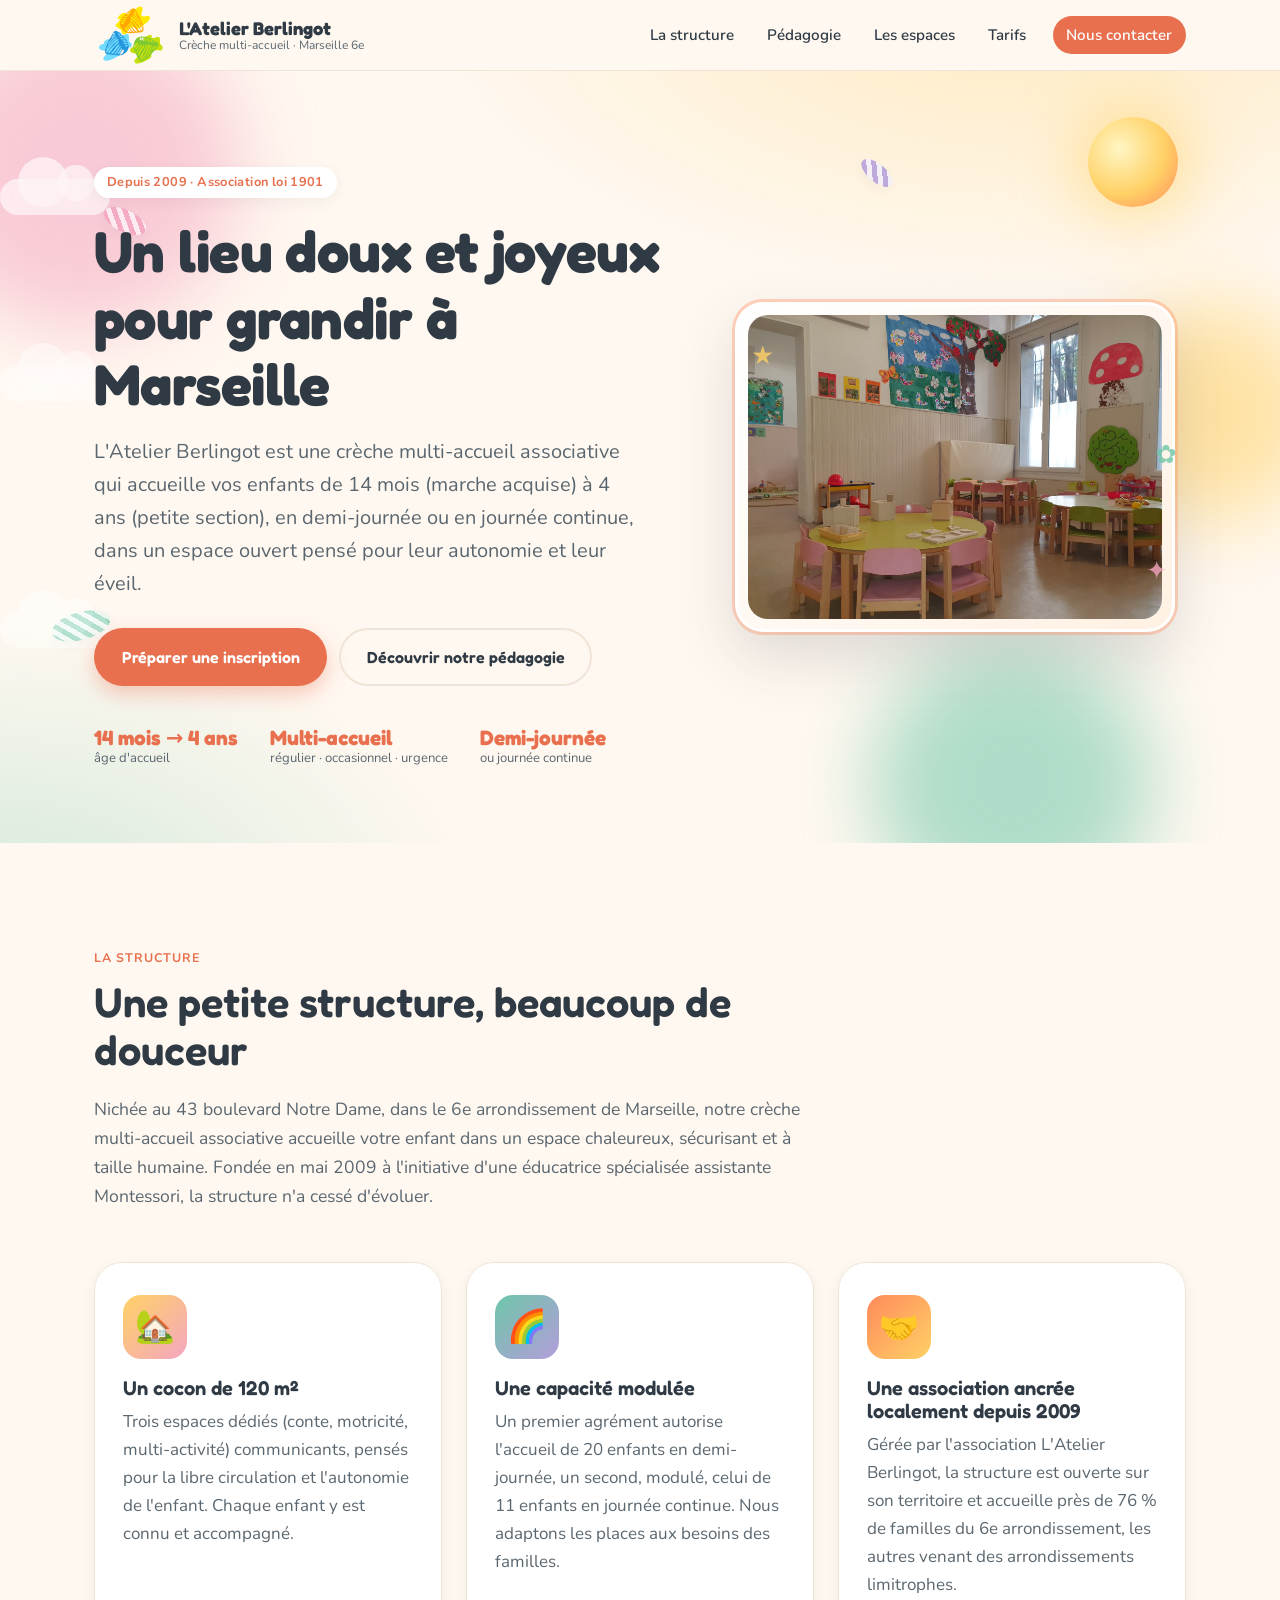
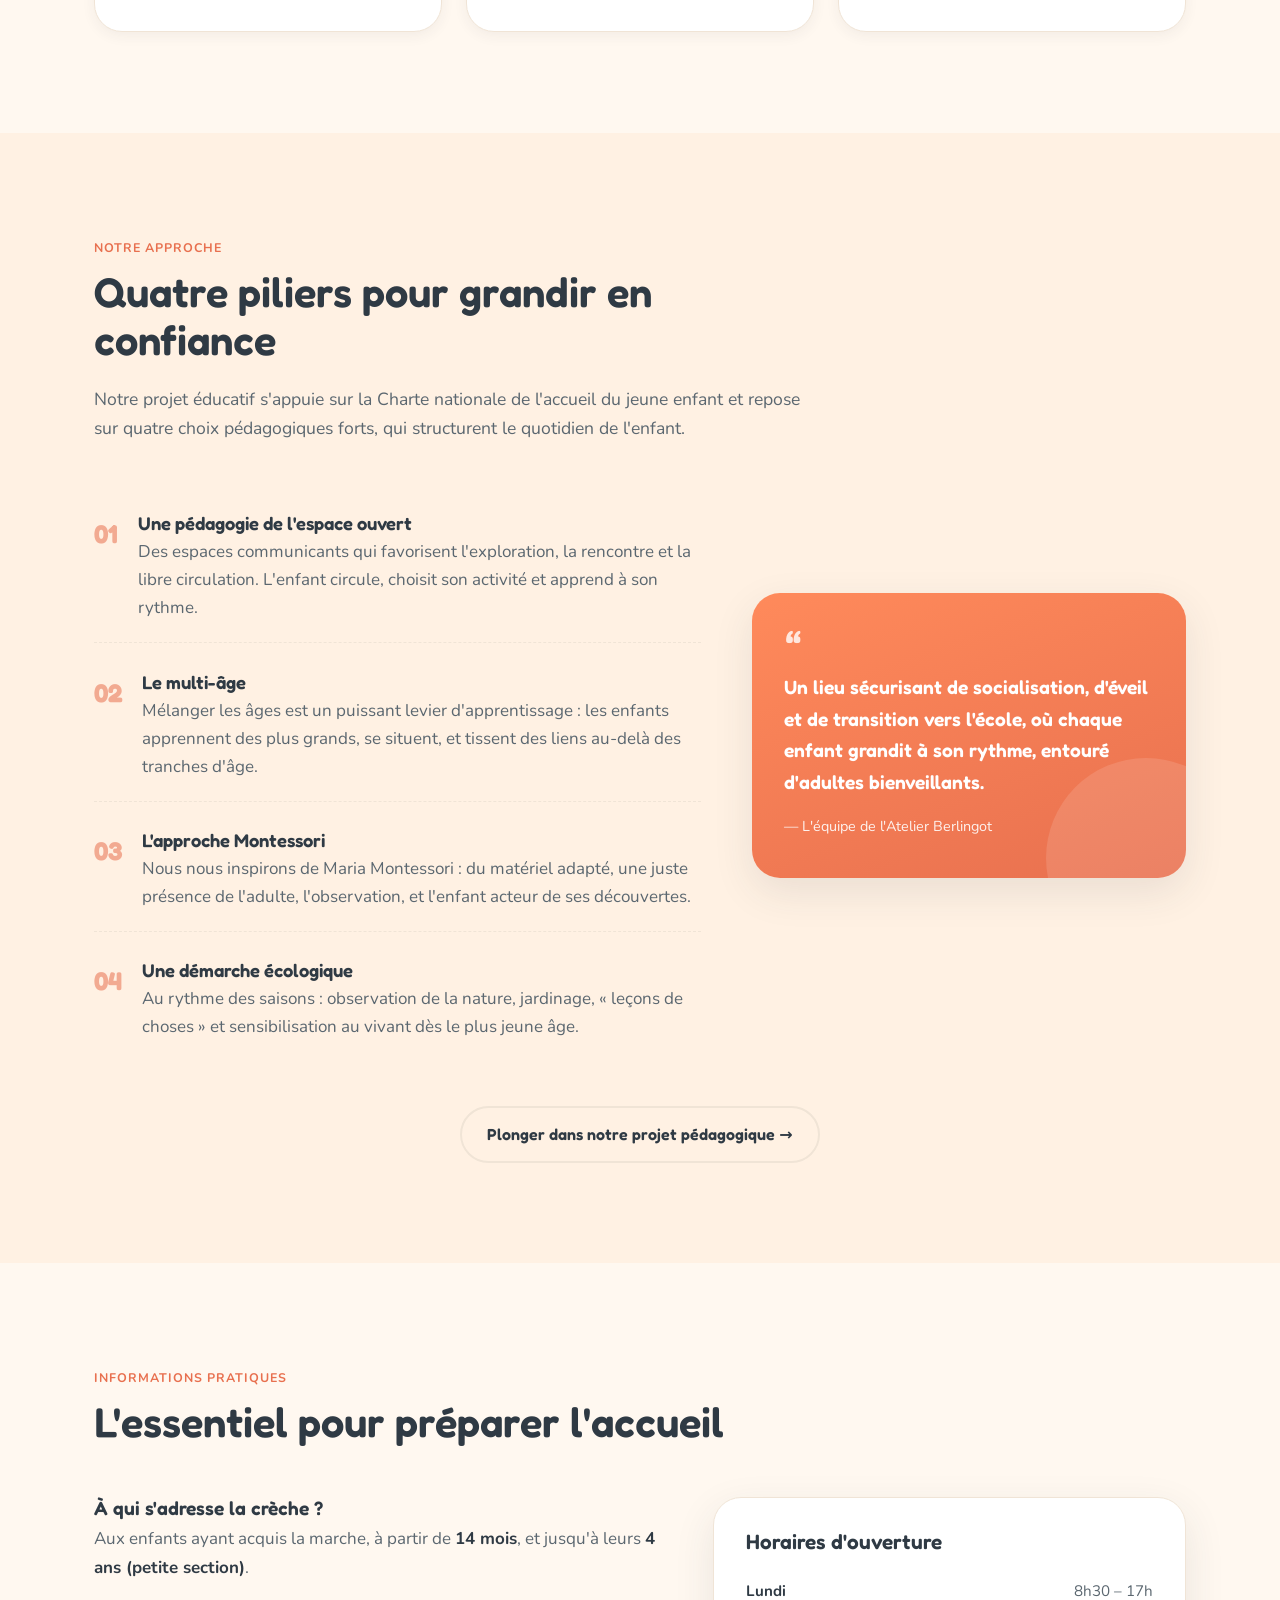
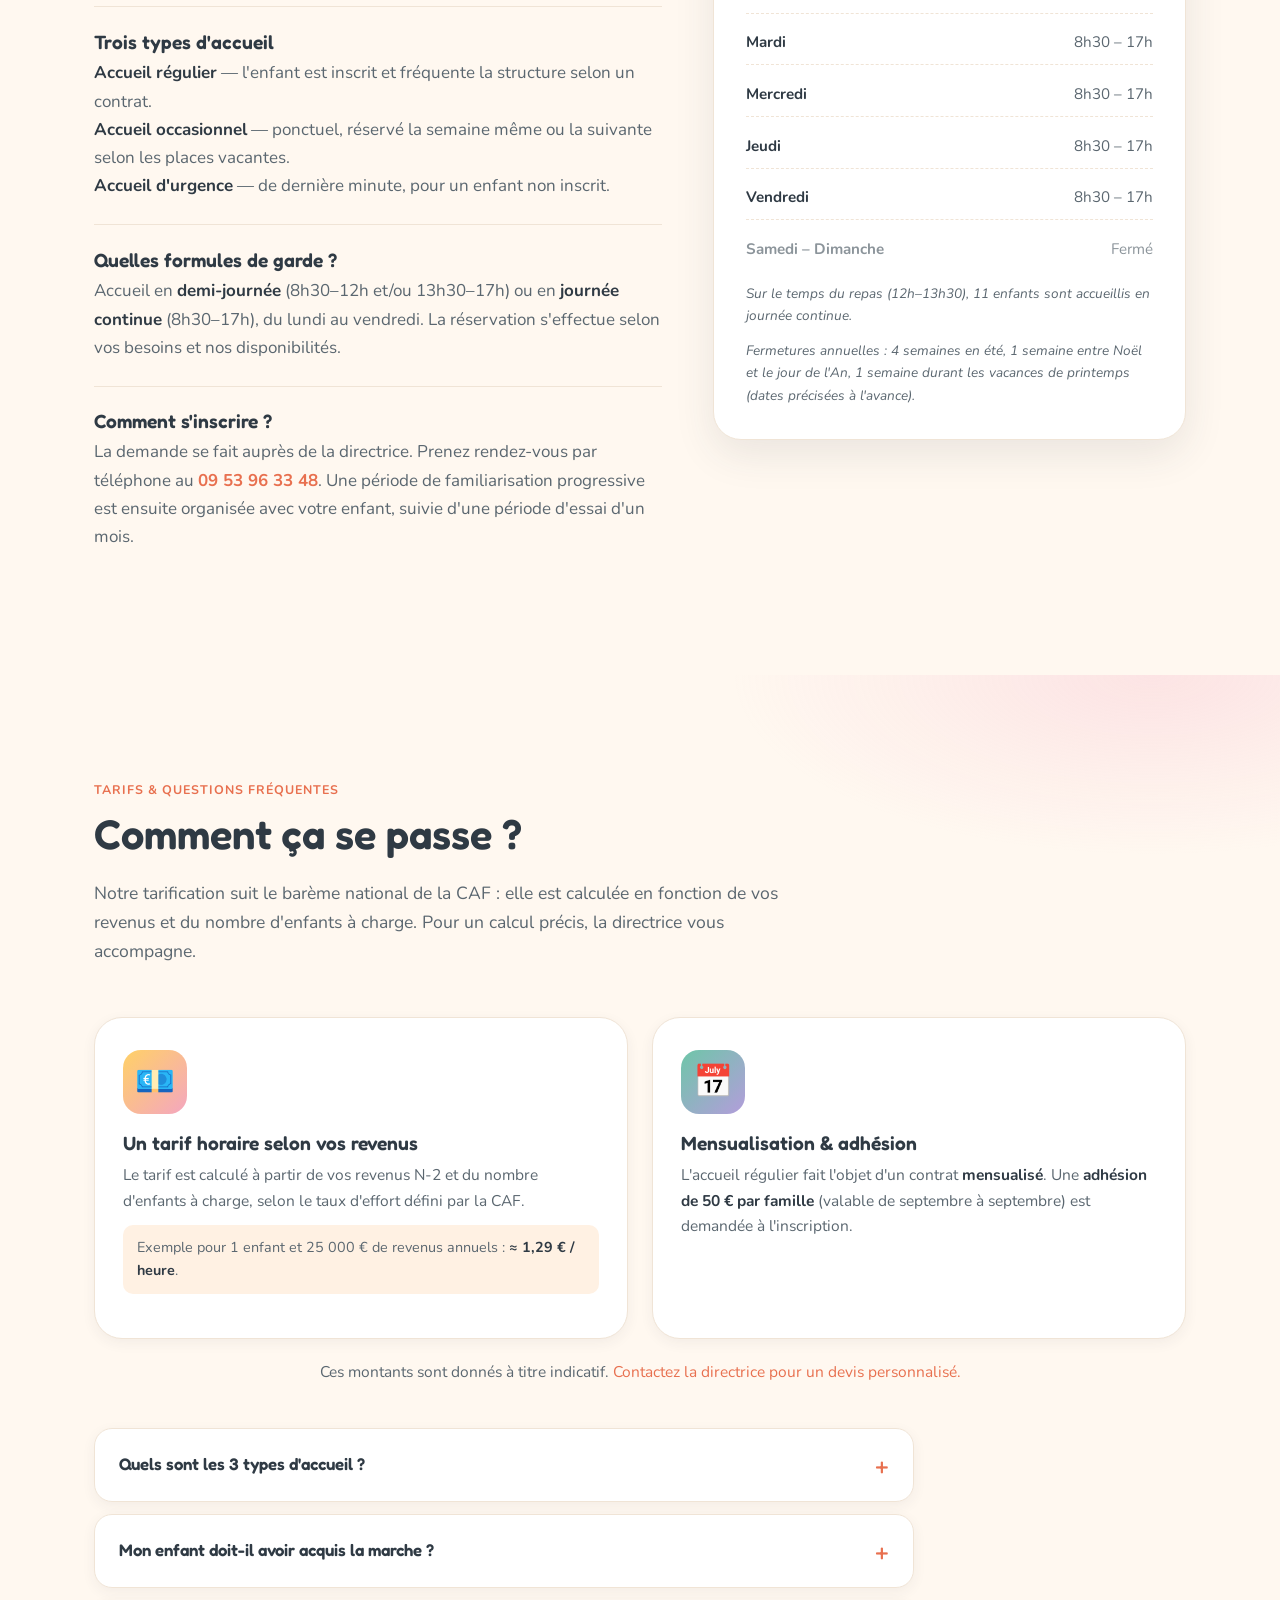
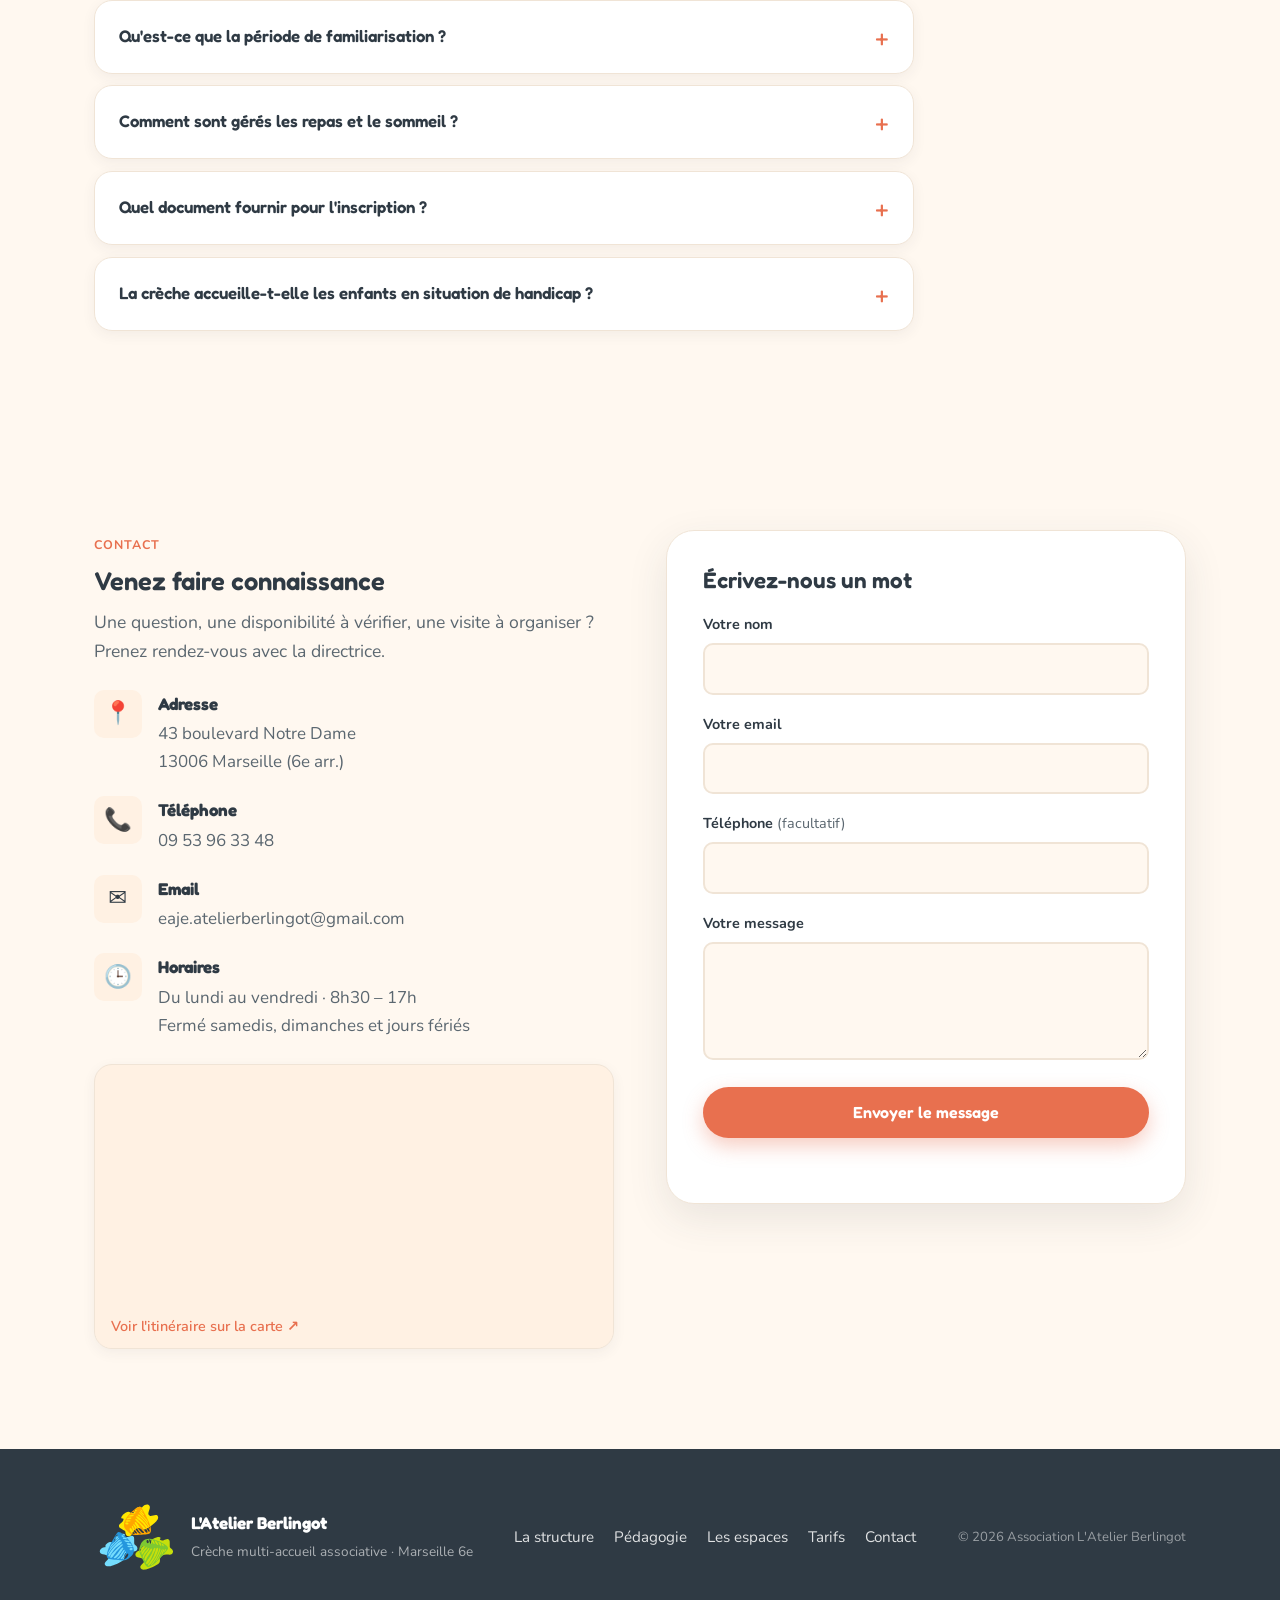
<file: index.html>
<!DOCTYPE html>
<html lang="fr">
<head>
    <meta charset="UTF-8">
    <meta name="viewport" content="width=device-width, initial-scale=1.0">
    <meta name="description" content="L'Atelier Berlingot, crèche multi-accueil associative à Marseille 6e. Accueil régulier, occasionnel et d'urgence des enfants de 14 mois (marche acquise) à 4 ans (petite section), en demi-journée ou en journée continue. Espace ouvert, multi-âge et pédagogie Montessori.">
    <title>L'Atelier Berlingot — Crèche multi-accueil à Marseille</title>

    <!-- SEO : canonical -->
    <link rel="canonical" href="https://latelierberlingot.com/">

    <!-- SEO : Open Graph (Facebook, WhatsApp, LinkedIn, Slack...) -->
    <meta property="og:type" content="website">
    <meta property="og:locale" content="fr_FR">
    <meta property="og:site_name" content="L'Atelier Berlingot">
    <meta property="og:url" content="https://latelierberlingot.com/">
    <meta property="og:title" content="L'Atelier Berlingot — Crèche multi-accueil à Marseille">
    <meta property="og:description" content="Crèche multi-accueil associative à Marseille 6e. Accueil des enfants de 14 mois (marche acquise) à 4 ans (petite section), en demi-journée ou en journée continue. Espace ouvert, multi-âge et pédagogie Montessori.">
    <meta property="og:image" content="https://latelierberlingot.com/assets/og-cover.png">
    <meta property="og:image:width" content="1200">
    <meta property="og:image:height" content="630">
    <meta property="og:image:alt" content="L'Atelier Berlingot — crèche associative à Marseille 6e arrondissement">

    <!-- SEO : Twitter Card -->
    <meta name="twitter:card" content="summary_large_image">
    <meta name="twitter:title" content="L'Atelier Berlingot — Crèche multi-accueil à Marseille">
    <meta name="twitter:description" content="Crèche multi-accueil associative à Marseille 6e. Accueil des enfants de 14 mois (marche acquise) à 4 ans (petite section), en demi-journée ou en journée continue.">
    <meta name="twitter:image" content="https://latelierberlingot.com/assets/og-cover.png">

    <!-- Confort mobile -->
    <meta name="theme-color" content="#fff8f0">
    <meta name="color-scheme" content="light">
    <meta name="format-detection" content="telephone=yes">
    <meta name="robots" content="index, follow, max-image-preview:large">

    <link rel="preconnect" href="https://fonts.googleapis.com">
    <link rel="preconnect" href="https://fonts.gstatic.com" crossorigin>
    <link href="https://fonts.googleapis.com/css2?family=Fredoka:wght@400;500;600;700&family=Nunito:ital,wght@0,400;0,600;0,700;0,800;1,400&display=swap" rel="stylesheet">
    <link rel="stylesheet" href="css/styles.css">
    <link rel="icon" type="image/svg+xml" href="assets/logo-official.svg">
    <link rel="apple-touch-icon" href="assets/logo-official.svg">
    <link rel="sitemap" type="application/xml" href="/sitemap.xml">
</head>
<body>

<!-- ========================= DONNÉES STRUCTURÉES (SEO) ========================= -->
<script type="application/ld+json">
{
  "@context": "https://schema.org",
  "@graph": [
    {
      "@type": "ChildCare",
      "@id": "https://latelierberlingot.com/#organization",
      "name": "L'Atelier Berlingot",
      "alternateName": "Crèche L'Atelier Berlingot",
      "description": "Crèche multi-accueil associative à Marseille 6e. Accueil régulier, occasionnel et d'urgence des enfants de 14 mois (marche acquise) à 4 ans (petite section), en demi-journée ou en journée continue.",
      "url": "https://latelierberlingot.com/",
      "logo": "https://latelierberlingot.com/assets/logo-official.svg",
      "image": "https://latelierberlingot.com/assets/og-cover.png",
      "email": "eaje.atelierberlingot@gmail.com",
      "telephone": "+33953963348",
      "foundingDate": "2009-05",
      "priceRange": "€€",
      "currenciesAccepted": "EUR",
      "areaServed": {
        "@type": "AdministrativeArea",
        "name": "Marseille 6e arrondissement"
      },
      "address": {
        "@type": "PostalAddress",
        "streetAddress": "43 boulevard Notre Dame",
        "postalCode": "13006",
        "addressLocality": "Marseille",
        "addressRegion": "Provence-Alpes-Côte d'Azur",
        "addressCountry": "FR"
      },
      "geo": {
        "@type": "GeoCoordinates",
        "latitude": 43.2942,
        "longitude": 5.3806
      },
      "hasMap": "https://www.openstreetmap.org/?mlat=43.2942&mlon=5.3806#map=17/43.2942/5.3806",
      "openingHoursSpecification": [
        {
          "@type": "OpeningHoursSpecification",
          "dayOfWeek": ["Monday", "Tuesday", "Wednesday", "Thursday", "Friday"],
          "opens": "08:30",
          "closes": "17:00"
        }
      ],
      "sameAs": []
    },
    {
      "@type": "WebSite",
      "@id": "https://latelierberlingot.com/#website",
      "url": "https://latelierberlingot.com/",
      "name": "L'Atelier Berlingot",
      "inLanguage": "fr-FR",
      "publisher": { "@id": "https://latelierberlingot.com/#organization" }
    },
    {
      "@type": "WebPage",
      "@id": "https://latelierberlingot.com/#webpage",
      "url": "https://latelierberlingot.com/",
      "name": "L'Atelier Berlingot — Crèche multi-accueil à Marseille",
      "isPartOf": { "@id": "https://latelierberlingot.com/#website" },
      "about": { "@id": "https://latelierberlingot.com/#organization" },
      "inLanguage": "fr-FR"
    },
    {
      "@type": "BreadcrumbList",
      "itemListElement": [
        { "@type": "ListItem", "position": 1, "name": "Accueil", "item": "https://latelierberlingot.com/" }
      ]
    },
    {
      "@type": "FAQPage",
      "@id": "https://latelierberlingot.com/#faq",
      "mainEntity": [
        {
          "@type": "Question",
          "name": "Quels sont les 3 types d'accueil proposés par la crèche ?",
          "acceptedAnswer": {
            "@type": "Answer",
            "text": "L'Atelier Berlingot propose trois types d'accueil : l'accueil régulier (enfant inscrit selon un contrat), l'accueil occasionnel (ponctuel, réservé la semaine même ou la suivante selon les places vacantes) et l'accueil d'urgence (de dernière minute, pour un enfant non inscrit)."
          }
        },
        {
          "@type": "Question",
          "name": "Mon enfant doit-il avoir acquis la marche pour être accueilli ?",
          "acceptedAnswer": {
            "@type": "Answer",
            "text": "Oui. L'accueil à l'Atelier Berlingot se fait à partir du moment où l'enfant marche, soit autour de 14 mois, et jusqu'à ses 4 ans (petite section)."
          }
        },
        {
          "@type": "Question",
          "name": "Qu'est-ce que la période de familiarisation ?",
          "acceptedAnswer": {
            "@type": "Answer",
            "text": "Avant l'accueil définitif, une familiarisation progressive est organisée : première rencontre avec un parent, séparation progressive, temps de transition, puis inclusion dans le groupe."
          }
        },
        {
          "@type": "Question",
          "name": "Comment sont gérés les repas et le sommeil ?",
          "acceptedAnswer": {
            "@type": "Answer",
            "text": "Les repas (11 à 13 enfants en journée continue) sont préparés par un prestataire spécialisé en circuit court et agriculture raisonnée, et livrés chaque jour. Deux menus adaptés à l'âge sont proposés. Le sommeil se déroule dans l'atelier conte, transformé en dortoir, où chaque enfant dispose d'un couchage personnel."
          }
        },
        {
          "@type": "Question",
          "name": "Quel document fournir pour l'inscription ?",
          "acceptedAnswer": {
            "@type": "Answer",
            "text": "La fiche de renseignements, le carnet de santé (vaccinations à jour), un certificat médical d'admission en collectivité, une attestation d'assurance responsabilité civile et, si besoin, un Projet d'Accueil Individualisé (PAI)."
          }
        },
        {
          "@type": "Question",
          "name": "La crèche accueille-t-elle les enfants en situation de handicap ?",
          "acceptedAnswer": {
            "@type": "Answer",
            "text": "Oui. L'Atelier Berlingot est engagé dans une démarche inclusive et peut accueillir jusqu'à deux enfants à besoins exceptionnels, dans le cadre d'un Projet d'Accueil Individualisé (PAI) élaboré avec la famille et les partenaires médico-sociaux (CAMSP, SESSAD, CMPP)."
          }
        }
      ]
    }
  ]
}
</script>

<!-- ========================= HEADER ========================= -->
<header class="site-header" id="top">
    <div class="container header-inner">
        <a href="index.html#top" class="brand">
            <img src="assets/logo-official.svg" alt="" class="brand-logo">
            <span class="brand-text">
                <span class="brand-name">L'Atelier Berlingot</span>
                <span class="brand-tag">Crèche multi-accueil · Marseille 6e</span>
            </span>
        </a>

        <button class="nav-toggle" aria-label="Ouvrir le menu" aria-expanded="false" aria-controls="main-nav">
            <span></span><span></span><span></span>
        </button>

        <nav class="main-nav" id="main-nav" aria-label="Navigation principale">
            <ul>
                <li><a href="#presentation">La structure</a></li>
                <li><a href="pedagogie.html">Pédagogie</a></li>
                <li><a href="espaces.html">Les espaces</a></li>
                <li><a href="#tarifs">Tarifs</a></li>
                <li><a href="#contact" class="nav-cta">Nous contacter</a></li>
            </ul>
        </nav>
    </div>
</header>

<!-- ========================= HERO ========================= -->
<section class="hero">
    <div class="hero-shapes" aria-hidden="true">
        <span class="blob blob-1"></span>
        <span class="blob blob-2"></span>
        <span class="blob blob-3"></span>
        <span class="candy candy-1"></span>
        <span class="candy candy-2"></span>
        <span class="candy candy-3"></span>
        <span class="sun"></span>
        <span class="cloud cloud-1"></span>
        <span class="cloud cloud-2"></span>
        <span class="cloud cloud-3"></span>
    </div>
    <div class="container hero-inner">
        <div class="hero-content">
            <p class="hero-eyebrow">Depuis 2009 · Association loi 1901</p>
            <h1 class="hero-title">Un lieu doux et joyeux<br>pour grandir à Marseille</h1>
            <p class="hero-lead">
                L'Atelier Berlingot est une crèche multi-accueil associative qui accueille vos enfants
                de 14 mois (marche acquise) à 4 ans (petite section), en demi-journée ou en journée continue,
                dans un espace ouvert pensé pour leur autonomie et leur éveil.
            </p>
            <div class="hero-actions">
                <a href="#contact" class="btn btn-primary">Préparer une inscription</a>
                <a href="pedagogie.html" class="btn btn-ghost">Découvrir notre pédagogie</a>
            </div>
            <ul class="hero-meta">
                <li><strong>14 mois → 4 ans</strong><span>âge d'accueil</span></li>
                <li><strong>Multi-accueil</strong><span>régulier · occasionnel · urgence</span></li>
                <li><strong>Demi-journée</strong><span>ou journée continue</span></li>
            </ul>
        </div>
        <div class="hero-visual">
            <figure class="hero-photo">
                <img src="assets/espaces/atelier-multi-2.jpg"
                     alt="Le coin repas et de vie pratique de l'atelier multi-activité à la crèche L'Atelier Berlingot"
                     width="1600" height="1200" loading="eager" decoding="async">
            </figure>
            <span class="float-stars" aria-hidden="true">
                <span class="float-star s1">★</span>
                <span class="float-star s2">✦</span>
                <span class="float-star s3">✿</span>
            </span>
        </div>
    </div>
</section>

<!-- ========================= PRÉSENTATION ========================= -->
<section class="section" id="presentation">
    <div class="container">
        <div class="section-head">
            <span class="section-eyebrow">La structure</span>
            <h2>Une petite structure, beaucoup de douceur</h2>
            <p class="section-intro">
                Nichée au 43 boulevard Notre Dame, dans le 6e arrondissement de Marseille,
                notre crèche multi-accueil associative accueille votre enfant dans un espace
                chaleureux, sécurisant et à taille humaine. Fondée en mai 2009 à l'initiative
                d'une éducatrice spécialisée assistante Montessori, la structure n'a cessé
                d'évoluer.
            </p>
        </div>

        <div class="cards cards-3">
            <article class="card">
                <div class="card-icon">🏡</div>
                <h3>Un cocon de 120 m²</h3>
                <p>Trois espaces dédiés (conte, motricité, multi-activité) communicants, pensés pour la libre circulation et l'autonomie de l'enfant. Chaque enfant y est connu et accompagné.</p>
            </article>
            <article class="card">
                <div class="card-icon">🌈</div>
                <h3>Une capacité modulée</h3>
                <p>Un premier agrément autorise l'accueil de 20 enfants en demi-journée, un second, modulé, celui de 11 enfants en journée continue. Nous adaptons les places aux besoins des familles.</p>
            </article>
            <article class="card">
                <div class="card-icon">🤝</div>
                <h3>Une association ancrée localement depuis 2009</h3>
                <p>Gérée par l'association L'Atelier Berlingot, la structure est ouverte sur son territoire et accueille près de 76 % de familles du 6e arrondissement, les autres venant des arrondissements limitrophes.</p>
            </article>
        </div>
    </div>
</section>

<!-- ========================= PÉDAGOGIE (aperçu) ========================= -->
<section class="section section-soft" id="pedagogie">
    <div class="container">
        <div class="section-head">
            <span class="section-eyebrow">Notre approche</span>
            <h2>Quatre piliers pour grandir en confiance</h2>
            <p class="section-intro">
                Notre projet éducatif s'appuie sur la Charte nationale de l'accueil du jeune enfant
                et repose sur quatre choix pédagogiques forts, qui structurent le quotidien
                de l'enfant.
            </p>
        </div>

        <div class="peda-grid">
            <div class="peda-list">
                <div class="peda-item">
                    <span class="peda-num">01</span>
                    <div>
                        <h3>Une pédagogie de l'espace ouvert</h3>
                        <p>Des espaces communicants qui favorisent l'exploration, la rencontre et la libre circulation. L'enfant circule, choisit son activité et apprend à son rythme.</p>
                    </div>
                </div>
                <div class="peda-item">
                    <span class="peda-num">02</span>
                    <div>
                        <h3>Le multi-âge</h3>
                        <p>Mélanger les âges est un puissant levier d'apprentissage : les enfants apprennent des plus grands, se situent, et tissent des liens au-delà des tranches d'âge.</p>
                    </div>
                </div>
                <div class="peda-item">
                    <span class="peda-num">03</span>
                    <div>
                        <h3>L'approche Montessori</h3>
                        <p>Nous nous inspirons de Maria Montessori : du matériel adapté, une juste présence de l'adulte, l'observation, et l'enfant acteur de ses découvertes.</p>
                    </div>
                </div>
                <div class="peda-item">
                    <span class="peda-num">04</span>
                    <div>
                        <h3>Une démarche écologique</h3>
                        <p>Au rythme des saisons : observation de la nature, jardinage, « leçons de choses » et sensibilisation au vivant dès le plus jeune âge.</p>
                    </div>
                </div>
            </div>
            <aside class="peda-aside">
                <div class="quote-card">
                    <div class="quote-mark">“</div>
                    <p class="quote-text">
                        Un lieu sécurisant de socialisation, d'éveil et de transition vers l'école,
                        où chaque enfant grandit à son rythme, entouré d'adultes bienveillants.
                    </p>
                    <p class="quote-author">— L'équipe de l'Atelier Berlingot</p>
                </div>
            </aside>
        </div>

        <p class="section-more">
            <a href="pedagogie.html" class="btn btn-ghost">Plonger dans notre projet pédagogique →</a>
        </p>
    </div>
</section>

<!-- ========================= PRATIQUE ========================= -->
<section class="section" id="pratique">
    <div class="container">
        <div class="section-head">
            <span class="section-eyebrow">Informations pratiques</span>
            <h2>L'essentiel pour préparer l'accueil</h2>
        </div>

        <div class="practical">
            <div class="practical-col">
                <div class="info-block">
                    <h3>À qui s'adresse la crèche ?</h3>
                    <p>Aux enfants ayant acquis la marche, à partir de <strong>14 mois</strong>, et jusqu'à leurs <strong>4 ans (petite section)</strong>.</p>
                </div>
                <div class="info-block">
                    <h3>Trois types d'accueil</h3>
                    <p>
                        <strong>Accueil régulier</strong> — l'enfant est inscrit et fréquente la structure selon un contrat. <br>
                        <strong>Accueil occasionnel</strong> — ponctuel, réservé la semaine même ou la suivante selon les places vacantes. <br>
                        <strong>Accueil d'urgence</strong> — de dernière minute, pour un enfant non inscrit.
                    </p>
                </div>
                <div class="info-block">
                    <h3>Quelles formules de garde ?</h3>
                    <p>Accueil en <strong>demi-journée</strong> (8h30–12h et/ou 13h30–17h) ou en <strong>journée continue</strong> (8h30–17h), du lundi au vendredi. La réservation s'effectue selon vos besoins et nos disponibilités.</p>
                </div>
                <div class="info-block">
                    <h3>Comment s'inscrire ?</h3>
                    <p>La demande se fait auprès de la directrice. Prenez rendez-vous par téléphone au <strong><a href="tel:+33953963348">09 53 96 33 48</a></strong>. Une période de familiarisation progressive est ensuite organisée avec votre enfant, suivie d'une période d'essai d'un mois.</p>
                </div>
            </div>

            <div class="practical-col">
                <div class="hours-card">
                    <h3>Horaires d'ouverture</h3>
                    <ul class="hours-list">
                        <li><span>Lundi</span><span>8h30 – 17h</span></li>
                        <li><span>Mardi</span><span>8h30 – 17h</span></li>
                        <li><span>Mercredi</span><span>8h30 – 17h</span></li>
                        <li><span>Jeudi</span><span>8h30 – 17h</span></li>
                        <li><span>Vendredi</span><span>8h30 – 17h</span></li>
                        <li class="closed"><span>Samedi – Dimanche</span><span>Fermé</span></li>
                    </ul>
                    <p class="hours-note">Sur le temps du repas (12h–13h30), 11 enfants sont accueillis en journée continue.</p>
                    <p class="hours-note">Fermetures annuelles : 4 semaines en été, 1 semaine entre Noël et le jour de l'An, 1 semaine durant les vacances de printemps (dates précisées à l'avance).</p>
                </div>
            </div>
        </div>
    </div>
</section>

<!-- ========================= TARIFS ========================= -->
<section class="section section-tint" id="tarifs">
    <div class="container">
        <div class="section-head">
            <span class="section-eyebrow">Tarifs &amp; questions fréquentes</span>
            <h2>Comment ça se passe ?</h2>
            <p class="section-intro">
                Notre tarification suit le barème national de la CAF : elle est calculée
                en fonction de vos revenus et du nombre d'enfants à charge. Pour un
                calcul précis, la directrice vous accompagne.
            </p>
        </div>

        <div class="pricing-grid">
            <article class="pricing-card">
                <div class="card-icon">💶</div>
                <h3>Un tarif horaire selon vos revenus</h3>
                <p>Le tarif est calculé à partir de vos revenus N-2 et du nombre d'enfants à charge, selon le taux d'effort défini par la CAF.</p>
                <p class="pricing-eg">Exemple pour 1 enfant et 25 000 € de revenus annuels : <strong>≈ 1,29 € / heure</strong>.</p>
            </article>
            <article class="pricing-card">
                <div class="card-icon">📅</div>
                <h3>Mensualisation &amp; adhésion</h3>
                <p>L'accueil régulier fait l'objet d'un contrat <strong>mensualisé</strong>. Une <strong>adhésion de 50 € par famille</strong> (valable de septembre à septembre) est demandée à l'inscription.</p>
            </article>
        </div>

        <p class="pricing-help">
            Ces montants sont donnés à titre indicatif.
            <a href="#contact">Contactez la directrice pour un devis personnalisé.</a>
        </p>

        <div class="faq">
            <details class="faq-item">
                <summary>Quels sont les 3 types d'accueil ?</summary>
                <div class="faq-answer">
                    <p><strong>Accueil régulier</strong> : votre enfant est inscrit et fréquente la crèche selon un contrat. <strong>Accueil occasionnel</strong> : ponctuel, réservé la semaine même ou la suivante selon les places, payable le jour même. <strong>Accueil d'urgence</strong> : de dernière minute, pour un enfant non inscrit.</p>
                </div>
            </details>
            <details class="faq-item">
                <summary>Mon enfant doit-il avoir acquis la marche ?</summary>
                <div class="faq-answer">
                    <p>Oui. L'accueil à l'Atelier Berlingot se fait à partir du moment où l'enfant marche, soit autour de <strong>14 mois</strong>, et jusqu'à ses <strong>4 ans (petite section)</strong>.</p>
                </div>
            </details>
            <details class="faq-item">
                <summary>Qu'est-ce que la période de familiarisation ?</summary>
                <div class="faq-answer">
                    <p>Avant l'accueil définitif, une <strong>familiarisation progressive</strong> est organisée : première rencontre avec un parent, séparation progressive, temps de transition, puis inclusion dans le groupe.</p>
                </div>
            </details>
            <details class="faq-item">
                <summary>Comment sont gérés les repas et le sommeil ?</summary>
                <div class="faq-answer">
                    <p>Les repas (11 à 13 enfants en journée continue) sont préparés par un prestataire spécialisé en <strong>circuit court et agriculture raisonnée</strong>, et livrés chaque jour. Deux menus adaptés à l'âge sont proposés. Le sommeil se déroule dans l'atelier conte, transformé en dortoir, où chaque enfant dispose d'un couchage personnel.</p>
                </div>
            </details>
            <details class="faq-item">
                <summary>Quel document fournir pour l'inscription ?</summary>
                <div class="faq-answer">
                    <p>La fiche de renseignements, le carnet de santé (vaccinations à jour), un certificat médical d'admission en collectivité, une attestation d'assurance responsabilité civile et, si besoin, un Projet d'Accueil Individualisé (PAI).</p>
                </div>
            </details>
            <details class="faq-item">
                <summary>La crèche accueille-t-elle les enfants en situation de handicap ?</summary>
                <div class="faq-answer">
                    <p>Oui. L'Atelier Berlingot est engagé dans une démarche <strong>inclusive</strong> et peut accueillir jusqu'à <strong>deux enfants à besoins exceptionnels</strong>, dans le cadre d'un Projet d'Accueil Individualisé (PAI) élaboré avec la famille et les partenaires médico-sociaux (CAMSP, SESSAD, CMPP…).</p>
                </div>
            </details>
        </div>
    </div>
</section>

<!-- ========================= CONTACT ========================= -->
<section class="section" id="contact">
    <div class="container">
        <div class="contact-wrap">
            <div class="contact-info">
                <span class="section-eyebrow">Contact</span>
                <h2>Venez faire connaissance</h2>
                <p class="section-intro">
                    Une question, une disponibilité à vérifier, une visite à organiser ?
                    Prenez rendez-vous avec la directrice.
                </p>

                <ul class="contact-list">
                    <li>
                        <span class="contact-ic">📍</span>
                        <div>
                            <strong>Adresse</strong>
                            <p>43 boulevard Notre Dame<br>13006 Marseille (6e arr.)</p>
                        </div>
                    </li>
                    <li>
                        <span class="contact-ic">📞</span>
                        <div>
                            <strong>Téléphone</strong>
                            <p><a href="tel:+33953963348">09 53 96 33 48</a></p>
                        </div>
                    </li>
                    <li>
                        <span class="contact-ic">✉️</span>
                        <div>
                            <strong>Email</strong>
                            <p><a href="mailto:eaje.atelierberlingot@gmail.com">eaje.atelierberlingot@gmail.com</a></p>
                        </div>
                    </li>
                    <li>
                        <span class="contact-ic">🕒</span>
                        <div>
                            <strong>Horaires</strong>
                            <p>Du lundi au vendredi · 8h30 – 17h<br>Fermé samedis, dimanches et jours fériés</p>
                        </div>
                    </li>
                </ul>

                <div class="map-embed">
                    <iframe
                        title="Localisation de L'Atelier Berlingot sur OpenStreetMap"
                        src="https://www.openstreetmap.org/export/embed.html?bbox=5.3761%2C43.2922%2C5.3851%2C43.2962&layer=mapnik&marker=43.2942%2C5.3806"
                        loading="lazy" referrerpolicy="no-referrer-when-downgrade"></iframe>
                    <a class="map-link" href="https://www.openstreetmap.org/?mlat=43.2942&mlon=5.3806#map=17/43.2942/5.3806" target="_blank" rel="noopener">Voir l'itinéraire sur la carte ↗</a>
                </div>
            </div>

            <form class="contact-form" method="post" action="envoi.php" novalidate>
                <h3>Écrivez-nous un mot</h3>
                <div class="field">
                    <label for="cf-name">Votre nom</label>
                    <input type="text" id="cf-name" name="name" autocomplete="name" required>
                </div>
                <div class="field">
                    <label for="cf-email">Votre email</label>
                    <input type="email" id="cf-email" name="email" autocomplete="email" required>
                </div>
                <div class="field">
                    <label for="cf-phone">Téléphone <span class="opt">(facultatif)</span></label>
                    <input type="tel" id="cf-phone" name="phone" autocomplete="tel">
                </div>
                <div class="field">
                    <label for="cf-msg">Votre message</label>
                    <textarea id="cf-msg" name="message" rows="4" required></textarea>
                </div>
                <!-- Anti-spam : deux champs invisibles (honeypots) que seuls les robots
                     remplissent, et jeton temporel (instant d'affichage du formulaire). -->
                <div class="hp-field" aria-hidden="true">
                    <label for="cf-website">Laissez ce champ vide</label>
                    <input type="text" id="cf-website" name="website" tabindex="-1" autocomplete="off">
                </div>
                <div class="hp-field" aria-hidden="true">
                    <label for="cf-societe">Société</label>
                    <input type="text" id="cf-societe" name="societe" tabindex="-1" autocomplete="off">
                </div>
                <input type="hidden" name="ts" id="cf-ts" value="">
                <button type="submit" class="btn btn-primary btn-block">Envoyer le message</button>
                <p class="form-note" role="status" aria-live="polite"></p>
            </form>
        </div>
    </div>
</section>

<!-- ========================= FOOTER ========================= -->
<footer class="site-footer">
    <div class="container footer-inner">
        <div class="footer-brand">
            <img src="assets/logo-official.svg" alt="" class="footer-logo">
            <div>
                <strong>L'Atelier Berlingot</strong>
                <span>Crèche multi-accueil associative · Marseille 6e</span>
            </div>
        </div>
        <nav class="footer-nav" aria-label="Pied de page">
            <a href="#presentation">La structure</a>
            <a href="pedagogie.html">Pédagogie</a>
            <a href="espaces.html">Les espaces</a>
            <a href="#tarifs">Tarifs</a>
            <a href="#contact">Contact</a>
        </nav>
        <p class="footer-copy">© <span id="year"></span> Association L'Atelier Berlingot</p>
    </div>
</footer>

<script src="js/main.js"></script>
</body>
</html>
</file>
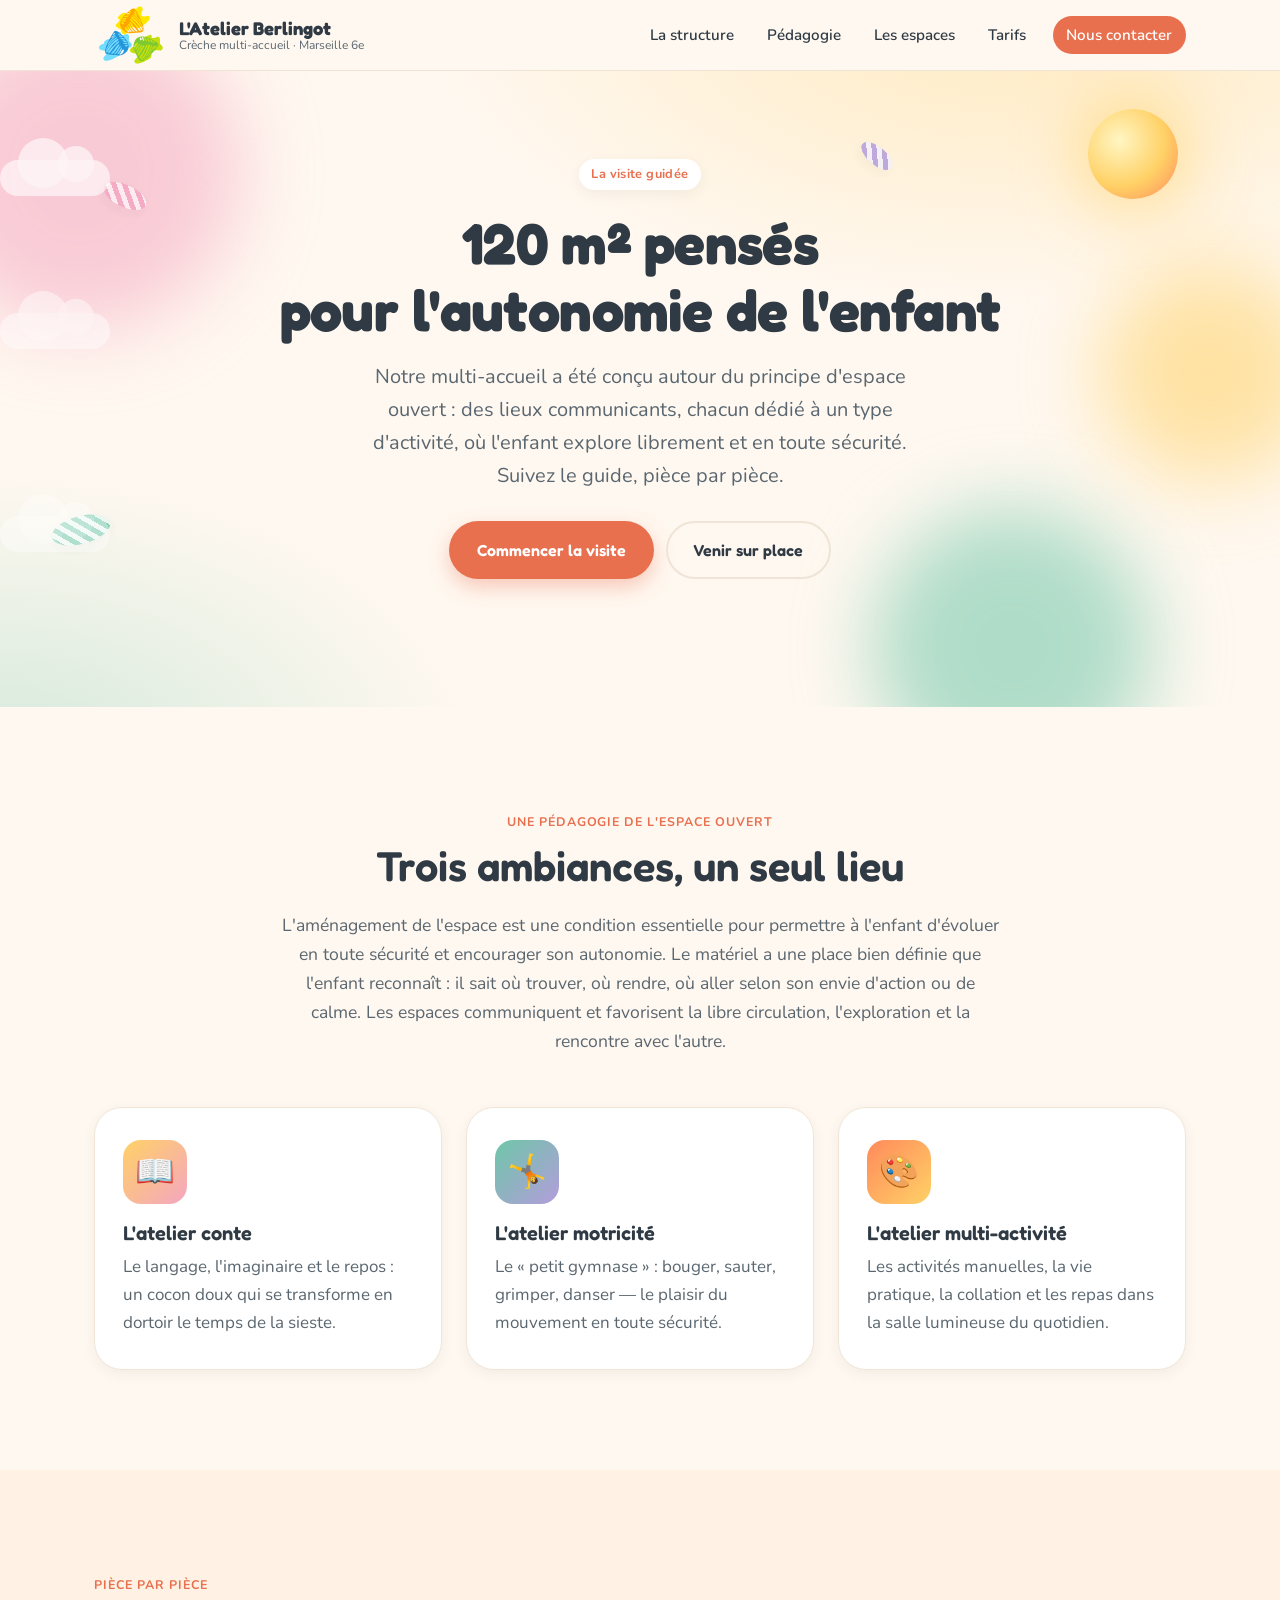
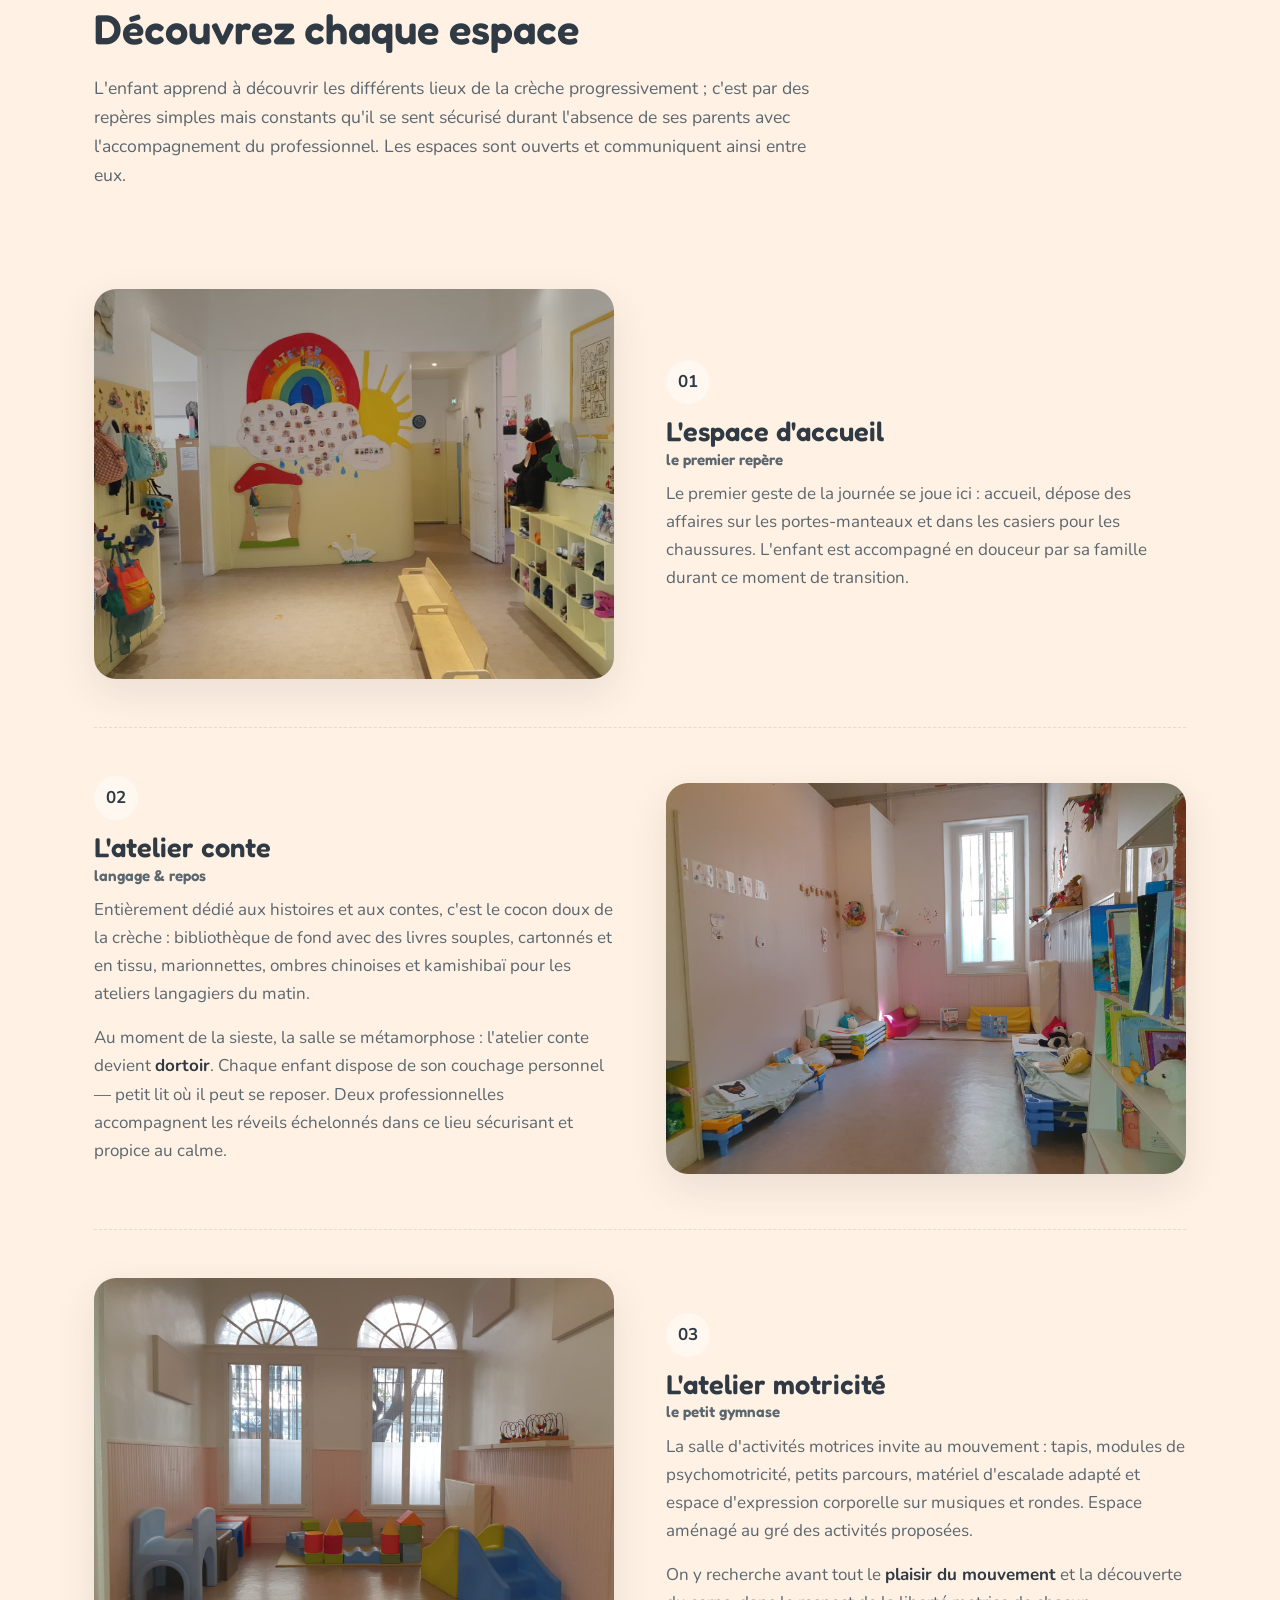
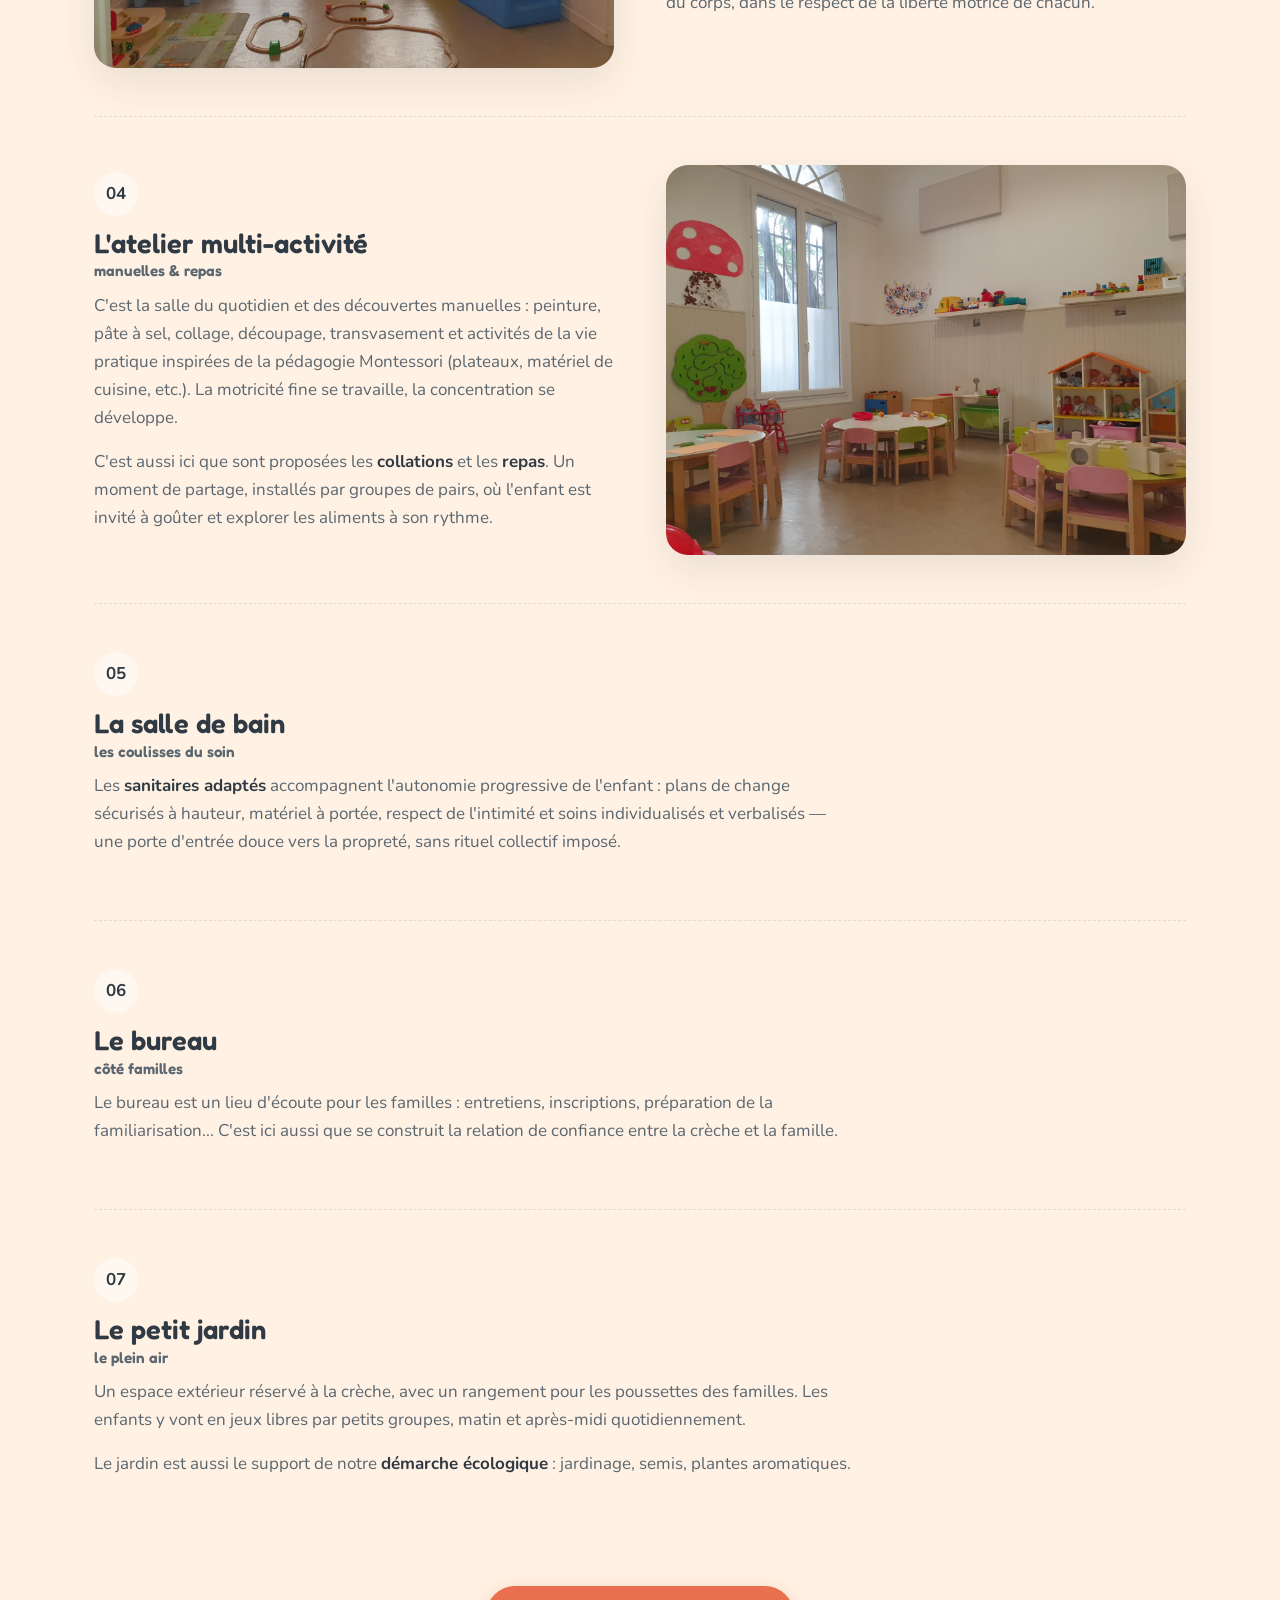
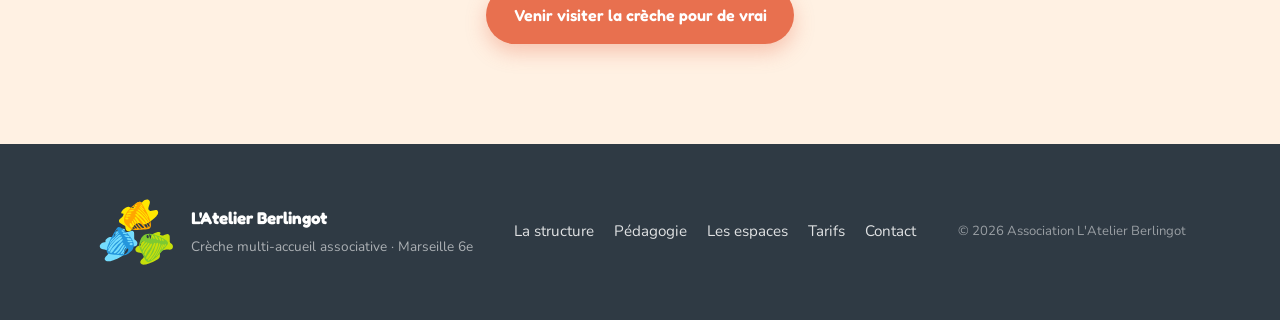
<file: espaces.html>
<!DOCTYPE html>
<html lang="fr">
<head>
    <meta charset="UTF-8">
    <meta name="viewport" content="width=device-width, initial-scale=1.0">
    <meta name="description" content="Découvrez les espaces de L'Atelier Berlingot : l'atelier conte et son coin dortoir, le petit gymnase de motricité, la salle multi-activité, l'espace d'accueil, la salle de bain adaptée et le petit jardin — 120 m² pensés pour l'autonomie des enfants.">
    <title>Les espaces — L'Atelier Berlingot</title>

    <!-- SEO : canonical -->
    <link rel="canonical" href="https://latelierberlingot.com/espaces.html">

    <!-- SEO : Open Graph -->
    <meta property="og:type" content="article">
    <meta property="og:locale" content="fr_FR">
    <meta property="og:site_name" content="L'Atelier Berlingot">
    <meta property="og:url" content="https://latelierberlingot.com/espaces.html">
    <meta property="og:title" content="Les espaces — L'Atelier Berlingot">
    <meta property="og:description" content="120 m² pensés en espace ouvert : atelier conte, petit gymnase, salle multi-activité et petit jardin. Visite guidée des lieux où grandissent les enfants.">
    <meta property="og:image" content="https://latelierberlingot.com/assets/og-cover.png">
    <meta property="og:image:width" content="1200">
    <meta property="og:image:height" content="630">
    <meta property="og:image:alt" content="Les espaces d'accueil de la crèche L'Atelier Berlingot à Marseille 6e">
    <meta property="article:section" content="La structure">

    <!-- SEO : Twitter Card -->
    <meta name="twitter:card" content="summary_large_image">
    <meta name="twitter:title" content="Les espaces — L'Atelier Berlingot">
    <meta name="twitter:description" content="120 m² pensés en espace ouvert : atelier conte, petit gymnase, salle multi-activité et petit jardin.">
    <meta name="twitter:image" content="https://latelierberlingot.com/assets/og-cover.png">

    <!-- Confort mobile -->
    <meta name="theme-color" content="#fff8f0">
    <meta name="color-scheme" content="light">
    <meta name="format-detection" content="telephone=yes">
    <meta name="robots" content="index, follow, max-image-preview:large">

    <link rel="preconnect" href="https://fonts.googleapis.com">
    <link rel="preconnect" href="https://fonts.gstatic.com" crossorigin>
    <link href="https://fonts.googleapis.com/css2?family=Fredoka:wght@400;500;600;700&family=Nunito:ital,wght@0,400;0,600;0,700;0,800;1,400&display=swap" rel="stylesheet">
    <link rel="stylesheet" href="css/styles.css">
    <link rel="icon" type="image/svg+xml" href="assets/logo-official.svg">
    <link rel="apple-touch-icon" href="assets/logo-official.svg">
    <link rel="sitemap" type="application/xml" href="/sitemap.xml">
</head>
<body>

<!-- ========================= DONNÉES STRUCTURÉES (SEO) ========================= -->
<script type="application/ld+json">
{
  "@context": "https://schema.org",
  "@graph": [
    {
      "@type": "WebPage",
      "@id": "https://latelierberlingot.com/espaces.html#webpage",
      "url": "https://latelierberlingot.com/espaces.html",
      "name": "Les espaces — L'Atelier Berlingot",
      "description": "120 m² pensés en espace ouvert : atelier conte, petit gymnase, salle multi-activité et petit jardin.",
      "inLanguage": "fr-FR",
      "isPartOf": { "@id": "https://latelierberlingot.com/#website" },
      "about": { "@id": "https://latelierberlingot.com/#organization" },
      "breadcrumb": { "@id": "https://latelierberlingot.com/espaces.html#breadcrumb" }
    },
    {
      "@type": "BreadcrumbList",
      "@id": "https://latelierberlingot.com/espaces.html#breadcrumb",
      "itemListElement": [
        { "@type": "ListItem", "position": 1, "name": "Accueil", "item": "https://latelierberlingot.com/" },
        { "@type": "ListItem", "position": 2, "name": "Les espaces", "item": "https://latelierberlingot.com/espaces.html" }
      ]
    }
  ]
}
</script>

<!-- ========================= HEADER ========================= -->
<header class="site-header" id="top">
    <div class="container header-inner">
        <a href="index.html#top" class="brand">
            <img src="assets/logo-official.svg" alt="" class="brand-logo">
            <span class="brand-text">
                <span class="brand-name">L'Atelier Berlingot</span>
                <span class="brand-tag">Crèche multi-accueil · Marseille 6e</span>
            </span>
        </a>

        <button class="nav-toggle" aria-label="Ouvrir le menu" aria-expanded="false" aria-controls="main-nav">
            <span></span><span></span><span></span>
        </button>

        <nav class="main-nav" id="main-nav" aria-label="Navigation principale">
            <ul>
                <li><a href="index.html#presentation">La structure</a></li>
                <li><a href="pedagogie.html">Pédagogie</a></li>
                <li><a href="espaces.html">Les espaces</a></li>
                <li><a href="index.html#tarifs">Tarifs</a></li>
                <li><a href="index.html#contact" class="nav-cta">Nous contacter</a></li>
            </ul>
        </nav>
    </div>
</header>

<!-- ========================= HERO DE PAGE ========================= -->
<section class="hero hero-page">
    <div class="hero-shapes" aria-hidden="true">
        <span class="blob blob-1"></span>
        <span class="blob blob-2"></span>
        <span class="blob blob-3"></span>
        <span class="candy candy-1"></span>
        <span class="candy candy-2"></span>
        <span class="candy candy-3"></span>
        <span class="sun"></span>
        <span class="cloud cloud-1"></span>
        <span class="cloud cloud-2"></span>
        <span class="cloud cloud-3"></span>
    </div>
    <div class="container">
        <div class="hero-content hero-content--center">
            <p class="hero-eyebrow">La visite guidée</p>
            <h1 class="hero-title">120 m² pensés<br>pour l'autonomie de l'enfant</h1>
            <p class="hero-lead">
                Notre multi-accueil a été conçu autour du principe d'espace ouvert :
                des lieux communicants, chacun dédié à un type d'activité, où l'enfant
                explore librement et en toute sécurité. Suivez le guide, pièce par pièce.
            </p>
            <div class="hero-actions">
                <a href="#vestiaire" class="btn btn-primary">Commencer la visite</a>
                <a href="index.html#contact" class="btn btn-ghost">Venir sur place</a>
            </div>
        </div>
    </div>
</section>

<!-- ========================= INTRO ========================= -->
<section class="section" id="plan">
    <div class="container">
        <div class="section-head center">
            <span class="section-eyebrow">Une pédagogie de l'espace ouvert</span>
            <h2>Trois ambiances, un seul lieu</h2>
            <p class="section-intro">
                L'aménagement de l'espace est une condition essentielle pour permettre à l'enfant
                d'évoluer en toute sécurité et encourager son autonomie. Le matériel a une place
                bien définie que l'enfant reconnaît : il sait où trouver, où rendre, où aller
                selon son envie d'action ou de calme. Les espaces communiquent et favorisent
                la libre circulation, l'exploration et la rencontre avec l'autre.
            </p>
        </div>

        <div class="cards cards-3">
            <article class="card">
                <div class="card-icon">📖</div>
                <h3>L'atelier conte</h3>
                <p>Le langage, l'imaginaire et le repos : un cocon doux qui se transforme en dortoir le temps de la sieste.</p>
            </article>
            <article class="card">
                <div class="card-icon">🤸</div>
                <h3>L'atelier motricité</h3>
                <p>Le « petit gymnase » : bouger, sauter, grimper, danser — le plaisir du mouvement en toute sécurité.</p>
            </article>
            <article class="card">
                <div class="card-icon">🎨</div>
                <h3>L'atelier multi-activité</h3>
                <p>Les activités manuelles, la vie pratique, la collation et les repas dans la salle lumineuse du quotidien.</p>
            </article>
        </div>
    </div>
</section>

<!-- ========================= ESPACES (visite) ========================= -->
<section class="section section-soft" id="visite">
    <div class="container">
        <div class="section-head">
            <span class="section-eyebrow">Pièce par pièce</span>
            <h2>Découvrez chaque espace</h2>
            <p class="section-intro">
                L'enfant apprend à découvrir les différents lieux de la crèche progressivement ;
                c'est par des repères simples mais constants qu'il se sent sécurisé durant
                l'absence de ses parents avec l'accompagnement du professionnel. Les espaces sont ouverts et communiquent ainsi entre eux.&nbsp;</p>
        </div>

        <div class="space-row" id="vestiaire">
            <figure class="space-photo">
                <img src="assets/espaces/espace-accueil.jpg" alt="L'espace d'accueil et les portes-manteaux des enfants" loading="lazy" decoding="async">
            </figure>
            <div class="space-text">
                <span class="space-num">01</span>
                <h3>L'espace d'accueil <span class="space-sub">le premier repère</span></h3>
                <p>
                    Le premier geste de la journée se joue ici : accueil, dépose des affaires sur les portes-manteaux et dans les casiers pour les chaussures. L'enfant est accompagné en douceur par sa famille durant ce moment de transition.
                </p>
            </div>
        </div>

        <div class="space-row space-row--reverse" id="atelier-conte">
            <figure class="space-photo">
                <img src="assets/espaces/atelier-conte.jpg" alt="L'atelier conte : coin lecture et imaginier transformable en dortoir" loading="lazy" decoding="async">
            </figure>
            <div class="space-text">
                <span class="space-num">02</span>
                <h3>L'atelier conte <span class="space-sub">langage &amp; repos</span></h3>
                <p>
                    Entièrement dédié aux histoires et aux contes, c'est le cocon doux de la crèche :
                    bibliothèque de fond avec des livres souples, cartonnés et en tissu, 
                    marionnettes, ombres chinoises et kamishibaï pour les ateliers
                    langagiers du matin.
                </p>
                <p>
                    Au moment de la sieste, la salle se métamorphose : l'atelier conte devient
                    <strong>dortoir</strong>. Chaque enfant dispose de son couchage personnel —
                    petit lit où il peut se reposer. Deux professionnelles accompagnent les réveils
                    échelonnés dans ce lieu sécurisant et propice au calme.
                </p>
            </div>
        </div>

        <div class="space-row" id="atelier-motricite">
            <figure class="space-photo">
                <img src="assets/espaces/atelier-motricite.jpg" alt="Le petit gymnase : salle d'activités motrices avec parcours et tapis" loading="lazy" decoding="async">
            </figure>
            <div class="space-text">
                <span class="space-num">03</span>
                <h3>L'atelier motricité <span class="space-sub">le petit gymnase</span></h3>
                <p>
                    La salle d'activités motrices
                    invite au mouvement : tapis, modules de psychomotricité, petits parcours,
                    matériel d'escalade adapté et espace d'expression corporelle sur musiques
                    et rondes. Espace aménagé au gré des activités proposées.
                </p>
                <p>
                    On y recherche avant tout le <strong>plaisir du mouvement</strong> et la
                    découverte du corps, dans le respect de la liberté motrice de chacun.
                </p>
            </div>
        </div>

        <div class="space-row space-row--reverse" id="atelier-multi-activite">
            <figure class="space-photo">
                <img src="assets/espaces/atelier-multi-1.jpg" alt="L'atelier multi-activité : les tables des ateliers manuels" loading="lazy" decoding="async">
            </figure>
            <div class="space-text">
                <span class="space-num">04</span>
                <h3>L'atelier multi-activité <span class="space-sub">manuelles &amp; repas</span></h3>
                <p>
                    C'est la salle du quotidien et des découvertes manuelles : peinture, pâte à sel,
                    collage, découpage, transvasement et activités de la vie pratique inspirées de
                    la pédagogie Montessori (plateaux, matériel de cuisine, etc.). La motricité fine
                    se travaille, la concentration se développe.
                </p>
                <p>
                    C'est aussi ici que sont proposées les <strong>collations</strong> et les
                    <strong>repas</strong>. Un moment de partage,
                    installés par groupes de pairs, où l'enfant est invité à goûter et explorer
                    les aliments à son rythme.
                </p>
            </div>
        </div>

        <div class="space-row space-row--text-only" id="office-sanitaires">
            <div class="space-text">
                <span class="space-num">05</span>
                <h3>La salle de bain <span class="space-sub">les coulisses du soin</span></h3>
                <p>
                    Les <strong>sanitaires adaptés</strong> accompagnent l'autonomie progressive
                    de l'enfant : plans de change sécurisés à hauteur, matériel à portée,
                    respect de l'intimité et soins individualisés et verbalisés — une porte
                    d'entrée douce vers la propreté, sans rituel collectif imposé.
                </p>
            </div>
        </div>

        <div class="space-row space-row--text-only" id="bureau">
            <div class="space-text">
                <span class="space-num">06</span>
                <h3>Le bureau<span class="space-sub">côté familles</span></h3>
                <p>
                    Le bureau est un lieu d'écoute pour les familles :
                    entretiens, inscriptions, préparation de la familiarisation... C'est ici aussi que se construit la relation de confiance
                    entre la crèche et la famille.
                </p>
            </div>
        </div>

        <div class="space-row space-row--text-only" id="jardin">
            <div class="space-text">
                <span class="space-num">07</span>
                <h3>Le petit jardin <span class="space-sub">le plein air</span></h3>
                <p>
                    Un espace extérieur réservé à la crèche, avec un rangement pour les poussettes
                    des familles. Les enfants y vont en jeux libres par petits groupes, matin et
                    après-midi quotidiennement.
                </p>
                <p>
                    Le jardin est aussi le support de notre <strong>démarche écologique</strong> :
                    jardinage, semis, plantes aromatiques.
                </p>
            </div>
        </div>

        <p class="section-more">
            <a href="index.html#contact" class="btn btn-primary">Venir visiter la crèche pour de vrai</a>
        </p>
    </div>
</section>

<!-- ========================= FOOTER ========================= -->
<footer class="site-footer">
    <div class="container footer-inner">
        <div class="footer-brand">
            <img src="assets/logo-official.svg" alt="" class="footer-logo">
            <div>
                <strong>L'Atelier Berlingot</strong>
                <span>Crèche multi-accueil associative · Marseille 6e</span>
            </div>
        </div>
        <nav class="footer-nav" aria-label="Pied de page">
            <a href="index.html#presentation">La structure</a>
            <a href="pedagogie.html">Pédagogie</a>
            <a href="espaces.html">Les espaces</a>
            <a href="index.html#tarifs">Tarifs</a>
            <a href="index.html#contact">Contact</a>
        </nav>
        <p class="footer-copy">© <span id="year"></span> Association L'Atelier Berlingot</p>
    </div>
</footer>

<script src="js/main.js"></script>
</body>
</html>
</file>
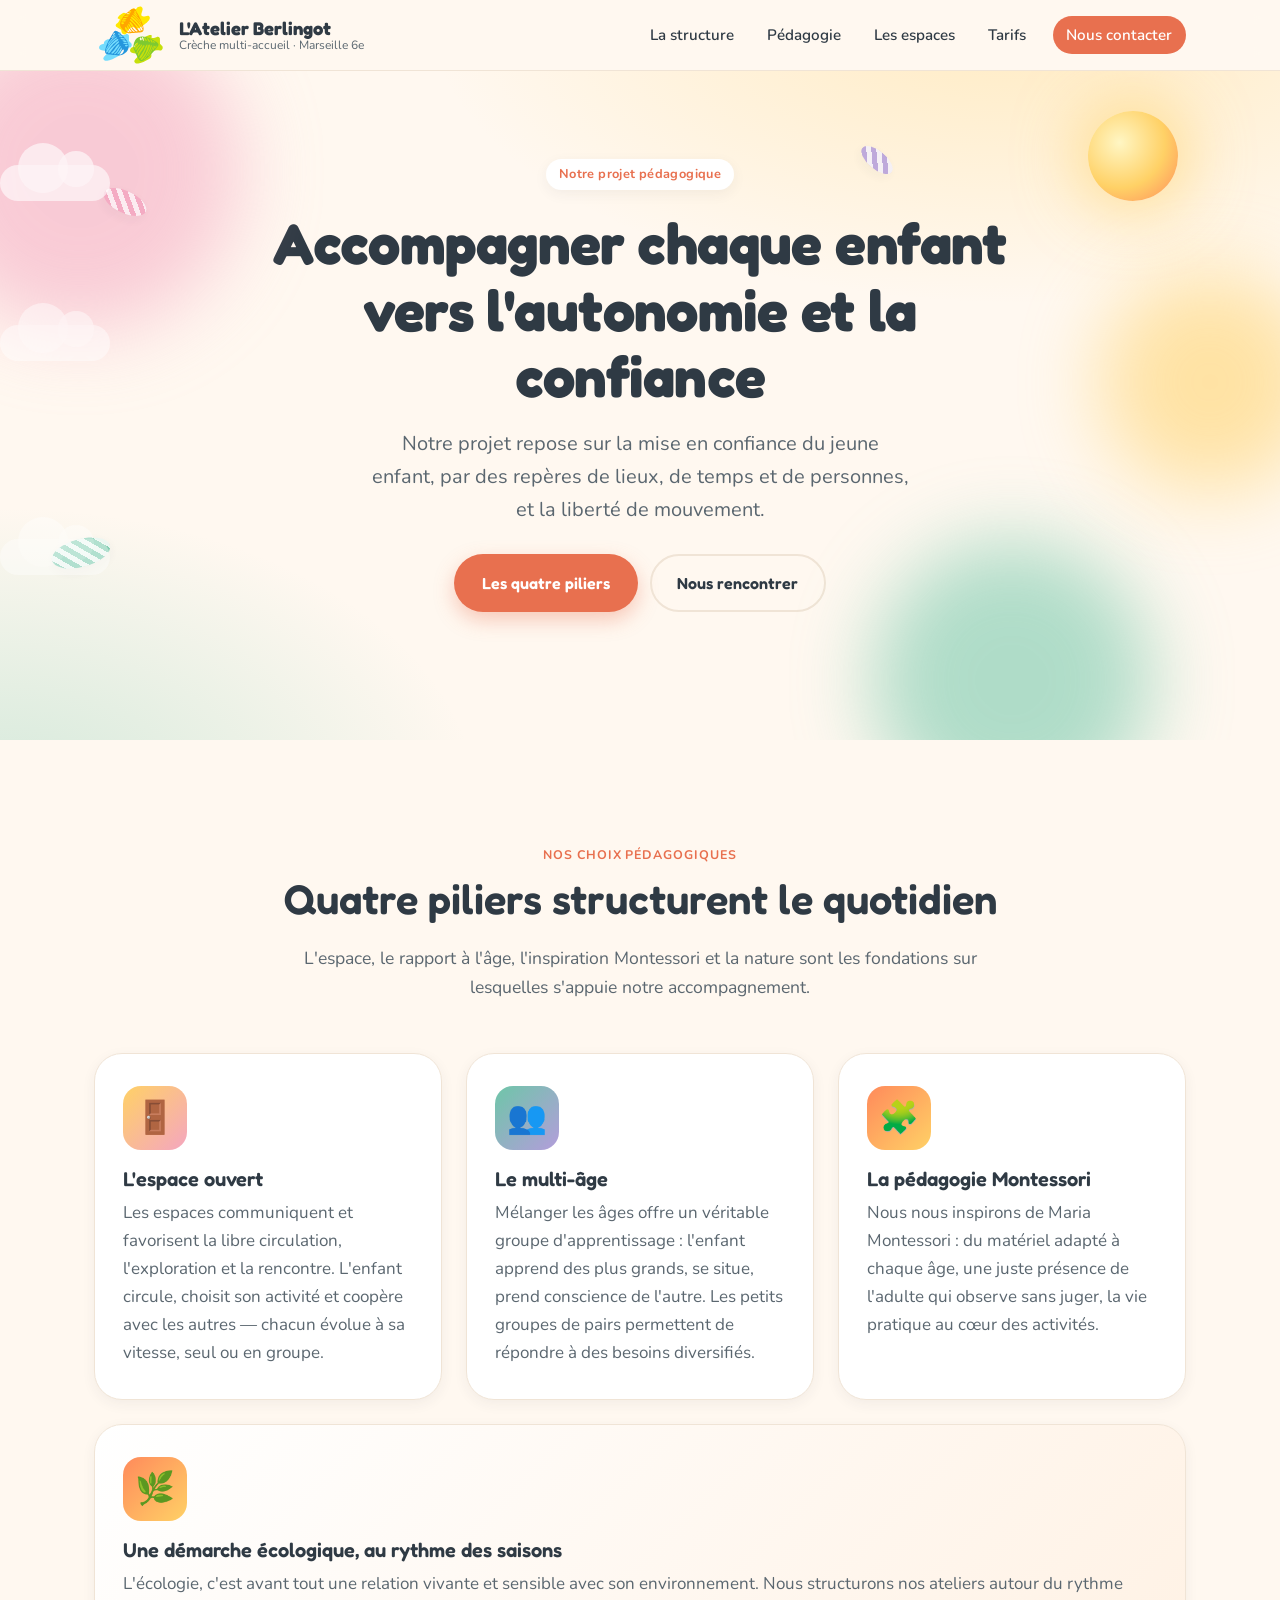
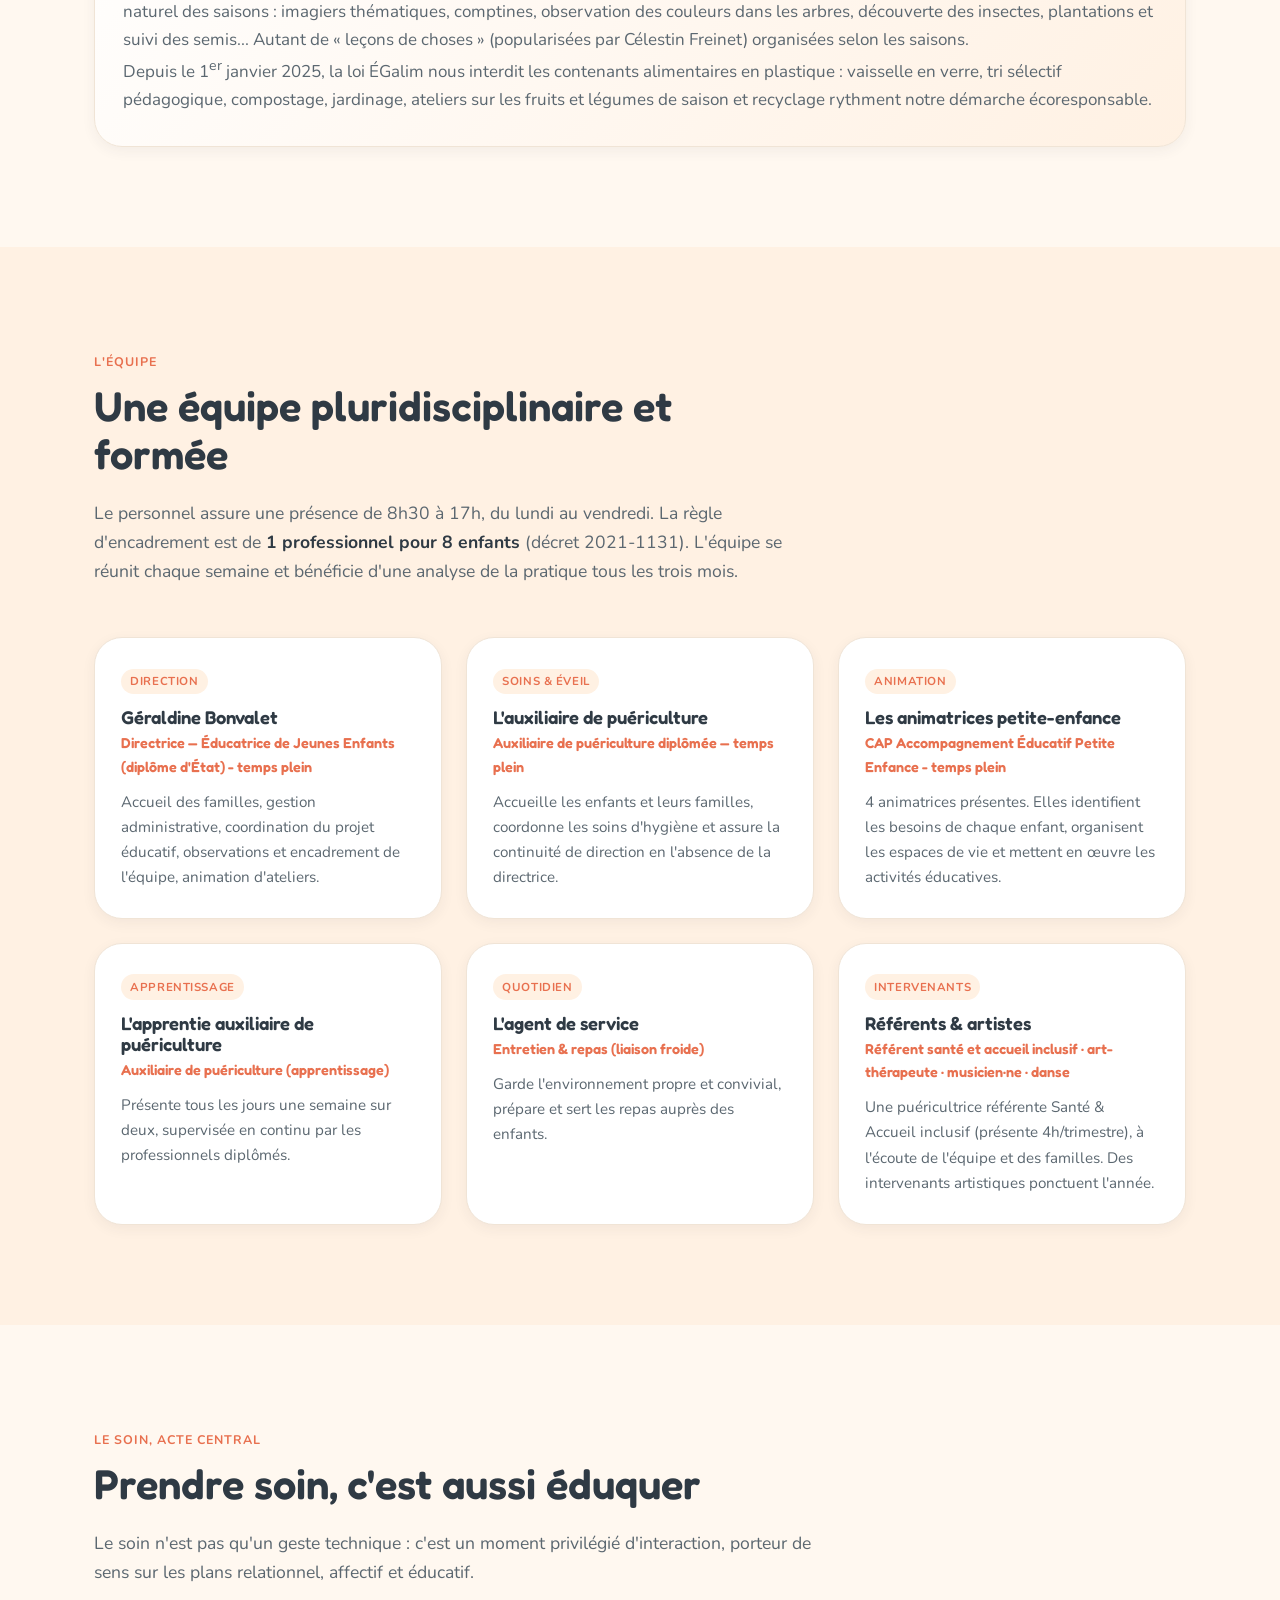
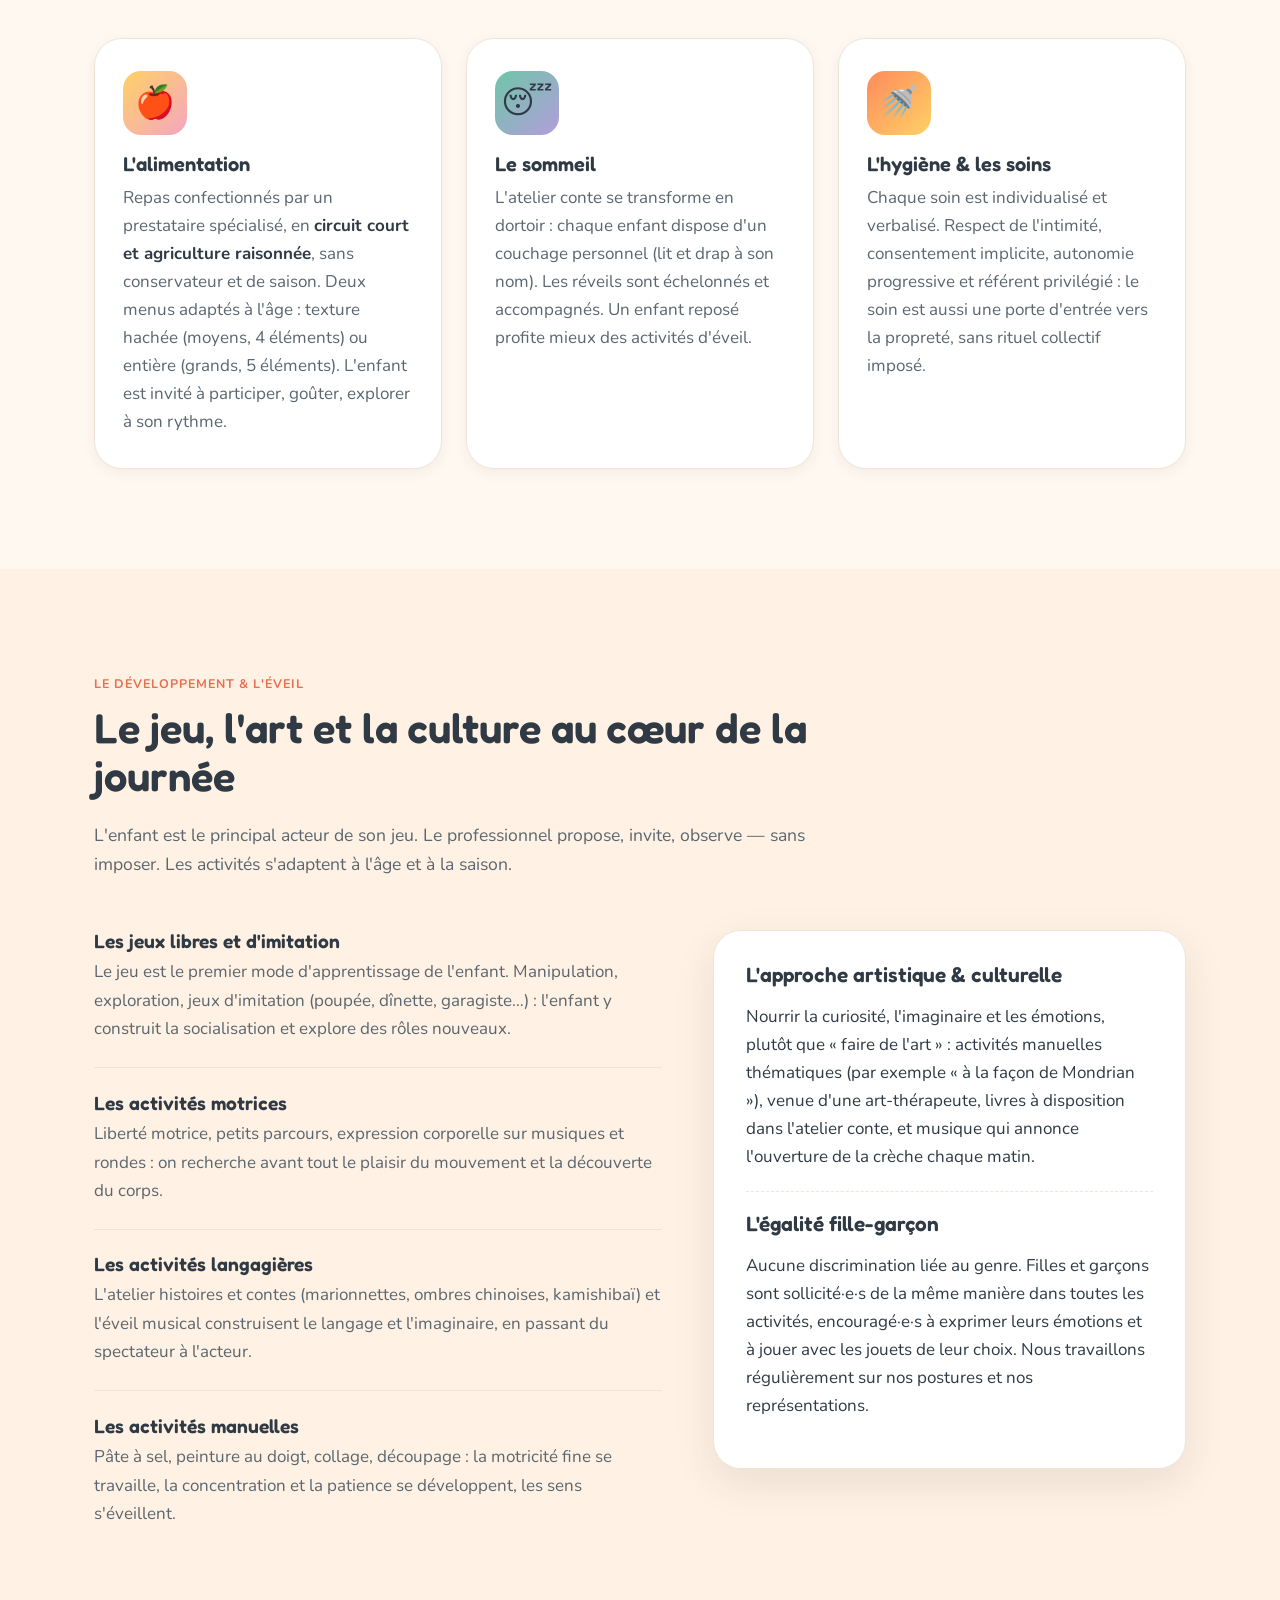
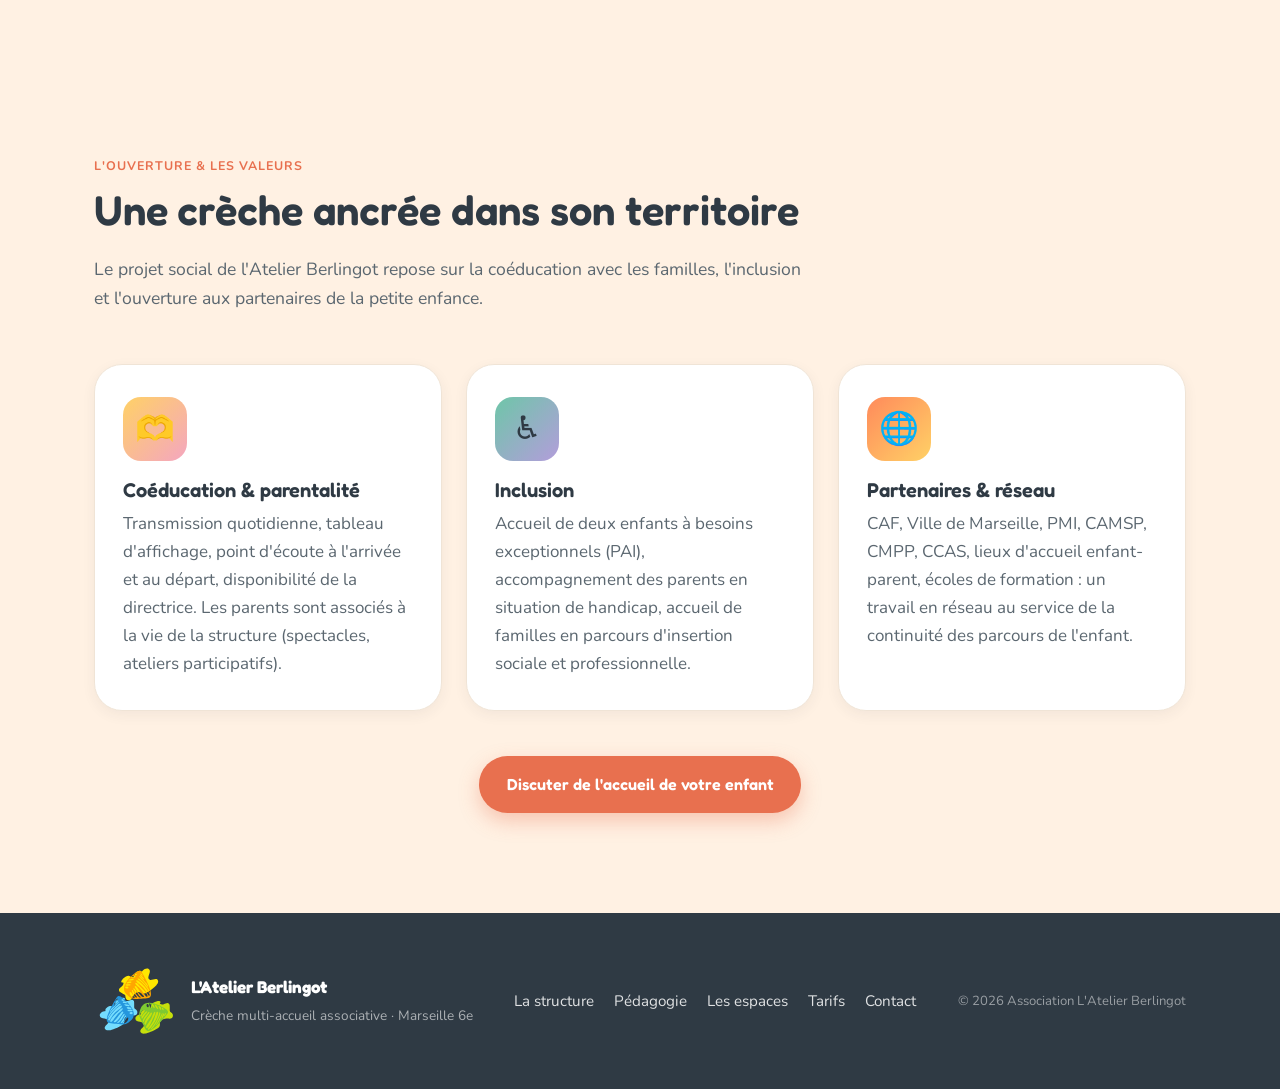
<file: pedagogie.html>
<!DOCTYPE html>
<html lang="fr">
<head>
    <meta charset="UTF-8">
    <meta name="viewport" content="width=device-width, initial-scale=1.0">
    <meta name="description" content="Le projet pédagogique de L'Atelier Berlingot : espace ouvert, multi-âge, pédagogie Montessori et démarche écologique. Le soin, le jeu et l'éveil artistique au cœur du quotidien des enfants.">
    <title>Projet pédagogique — L'Atelier Berlingot</title>

    <!-- SEO : canonical -->
    <link rel="canonical" href="https://latelierberlingot.com/pedagogie.html">

    <!-- SEO : Open Graph -->
    <meta property="og:type" content="article">
    <meta property="og:locale" content="fr_FR">
    <meta property="og:site_name" content="L'Atelier Berlingot">
    <meta property="og:url" content="https://latelierberlingot.com/pedagogie.html">
    <meta property="og:title" content="Projet pédagogique — L'Atelier Berlingot">
    <meta property="og:description" content="Espace ouvert, multi-âge, pédagogie Montessori et démarche écologique : découvrez le projet pédagogique de la crèche L'Atelier Berlingot à Marseille.">
    <meta property="og:image" content="https://latelierberlingot.com/assets/og-cover.png">
    <meta property="og:image:width" content="1200">
    <meta property="og:image:height" content="630">
    <meta property="og:image:alt" content="Projet pédagogique de L'Atelier Berlingot, crèche à Marseille 6e">
    <meta property="article:section" content="Pédagogie">

    <!-- SEO : Twitter Card -->
    <meta name="twitter:card" content="summary_large_image">
    <meta name="twitter:title" content="Projet pédagogique — L'Atelier Berlingot">
    <meta name="twitter:description" content="Espace ouvert, multi-âge, pédagogie Montessori et démarche écologique : le projet pédagogique de la crèche L'Atelier Berlingot à Marseille.">
    <meta name="twitter:image" content="https://latelierberlingot.com/assets/og-cover.png">

    <!-- Confort mobile -->
    <meta name="theme-color" content="#fff8f0">
    <meta name="color-scheme" content="light">
    <meta name="format-detection" content="telephone=yes">
    <meta name="robots" content="index, follow, max-image-preview:large">

    <link rel="preconnect" href="https://fonts.googleapis.com">
    <link rel="preconnect" href="https://fonts.gstatic.com" crossorigin>
    <link href="https://fonts.googleapis.com/css2?family=Fredoka:wght@400;500;600;700&family=Nunito:ital,wght@0,400;0,600;0,700;0,800;1,400&display=swap" rel="stylesheet">
    <link rel="stylesheet" href="css/styles.css">
    <link rel="icon" type="image/svg+xml" href="assets/logo-official.svg">
    <link rel="apple-touch-icon" href="assets/logo-official.svg">
    <link rel="sitemap" type="application/xml" href="/sitemap.xml">
</head>
<body>

<!-- ========================= DONNÉES STRUCTURÉES (SEO) ========================= -->
<script type="application/ld+json">
{
  "@context": "https://schema.org",
  "@graph": [
    {
      "@type": "WebPage",
      "@id": "https://latelierberlingot.com/pedagogie.html#webpage",
      "url": "https://latelierberlingot.com/pedagogie.html",
      "name": "Projet pédagogique — L'Atelier Berlingot",
      "description": "Espace ouvert, multi-âge, pédagogie Montessori et démarche écologique : le projet pédagogique de la crèche L'Atelier Berlingot à Marseille.",
      "inLanguage": "fr-FR",
      "isPartOf": { "@id": "https://latelierberlingot.com/#website" },
      "about": { "@id": "https://latelierberlingot.com/#organization" },
      "breadcrumb": { "@id": "https://latelierberlingot.com/pedagogie.html#breadcrumb" }
    },
    {
      "@type": "BreadcrumbList",
      "@id": "https://latelierberlingot.com/pedagogie.html#breadcrumb",
      "itemListElement": [
        { "@type": "ListItem", "position": 1, "name": "Accueil", "item": "https://latelierberlingot.com/" },
        { "@type": "ListItem", "position": 2, "name": "Projet pédagogique", "item": "https://latelierberlingot.com/pedagogie.html" }
      ]
    }
  ]
}
</script>

<!-- ========================= HEADER ========================= -->
<header class="site-header" id="top">
    <div class="container header-inner">
        <a href="index.html#top" class="brand">
            <img src="assets/logo-official.svg" alt="" class="brand-logo">
            <span class="brand-text">
                <span class="brand-name">L'Atelier Berlingot</span>
                <span class="brand-tag">Crèche multi-accueil · Marseille 6e</span>
            </span>
        </a>

        <button class="nav-toggle" aria-label="Ouvrir le menu" aria-expanded="false" aria-controls="main-nav">
            <span></span><span></span><span></span>
        </button>

        <nav class="main-nav" id="main-nav" aria-label="Navigation principale">
            <ul>
                <li><a href="index.html#presentation">La structure</a></li>
                <li><a href="pedagogie.html">Pédagogie</a></li>
                <li><a href="espaces.html">Les espaces</a></li>
                <li><a href="index.html#tarifs">Tarifs</a></li>
                <li><a href="index.html#contact" class="nav-cta">Nous contacter</a></li>
            </ul>
        </nav>
    </div>
</header>

<!-- ========================= HERO DE PAGE ========================= -->
<section class="hero hero-page">
    <div class="hero-shapes" aria-hidden="true">
        <span class="blob blob-1"></span>
        <span class="blob blob-2"></span>
        <span class="blob blob-3"></span>
        <span class="candy candy-1"></span>
        <span class="candy candy-2"></span>
        <span class="candy candy-3"></span>
        <span class="sun"></span>
        <span class="cloud cloud-1"></span>
        <span class="cloud cloud-2"></span>
        <span class="cloud cloud-3"></span>
    </div>
    <div class="container">
        <div class="hero-content hero-content--center">
            <p class="hero-eyebrow">Notre projet pédagogique</p>
            <h1 class="hero-title">Accompagner chaque enfant<br>vers l'autonomie et la confiance</h1>
            <p class="hero-lead">
                Notre projet repose sur la mise en confiance du jeune enfant,
                par des repères de lieux, de temps et de personnes, et la liberté de mouvement.
            </p>
            <div class="hero-actions">
                <a href="#piliers" class="btn btn-primary">Les quatre piliers</a>
                <a href="index.html#contact" class="btn btn-ghost">Nous rencontrer</a>
            </div>
        </div>
    </div>
</section>

<!-- ========================= QUATRE PILIERS ========================= -->
<section class="section" id="piliers">
    <div class="container">
        <div class="section-head center">
            <span class="section-eyebrow">Nos choix pédagogiques</span>
            <h2>Quatre piliers structurent le quotidien</h2>
            <p class="section-intro">
                L'espace, le rapport à l'âge, l'inspiration Montessori et la nature sont les
                fondations sur lesquelles s'appuie notre accompagnement.
            </p>
        </div>

        <div class="cards cards-3">
            <article class="card">
                <div class="card-icon">🚪</div>
                <h3>L'espace ouvert</h3>
                <p>Les espaces communiquent et favorisent la libre circulation, l'exploration et la rencontre. L'enfant circule, choisit son activité et coopère avec les autres — chacun évolue à sa vitesse, seul ou en groupe.</p>
            </article>
            <article class="card">
                <div class="card-icon">👥</div>
                <h3>Le multi-âge</h3>
                <p>Mélanger les âges offre un véritable groupe d'apprentissage : l'enfant apprend des plus grands, se situe, prend conscience de l'autre. Les petits groupes de pairs permettent de répondre à des besoins diversifiés.</p>
            </article>
            <article class="card">
                <div class="card-icon">🧩</div>
                <h3>La pédagogie Montessori</h3>
                <p>Nous nous inspirons de Maria Montessori : du matériel adapté à chaque âge, une juste présence de l'adulte qui observe sans juger, la vie pratique au cœur des activités.</p>
            </article>
        </div>

        <article class="card card-feature">
            <div class="card-icon">🌿</div>
            <h3>Une démarche écologique, au rythme des saisons</h3>
            <p>
                L'écologie, c'est avant tout une relation vivante et sensible avec son environnement.
                Nous structurons nos ateliers autour du rythme naturel des saisons : imagiers thématiques,
                comptines, observation des couleurs dans les arbres, découverte des insectes,
                plantations et suivi des semis... Autant de « leçons de choses » (popularisées par Célestin Freinet) organisées selon les saisons.
            </p>
            <p>
                Depuis le 1<sup>er</sup> janvier 2025, la loi ÉGalim nous interdit les contenants
                alimentaires en plastique : vaisselle en verre, tri sélectif pédagogique, compostage,
                jardinage, ateliers sur les fruits et légumes de saison et recyclage rythment
                notre démarche écoresponsable.
            </p>
        </article>
    </div>
</section>

<!-- ========================= L'ÉQUIPE ========================= -->
<section class="section section-soft" id="equipe">
    <div class="container">
        <div class="section-head">
            <span class="section-eyebrow">L'équipe</span>
            <h2>Une équipe pluridisciplinaire et formée</h2>
            <p class="section-intro">
                Le personnel assure une présence de 8h30 à 17h, du lundi au vendredi.
                La règle d'encadrement est de <strong>1 professionnel pour 8 enfants</strong>
                (décret 2021-1131). L'équipe se réunit chaque semaine et bénéficie
                d'une analyse de la pratique tous les trois mois.
            </p>
        </div>

        <div class="team-grid">
            <article class="team-card">
                <div class="team-role">Direction</div>
                <h3>Géraldine Bonvalet</h3>
                <p class="team-job">Directrice — Éducatrice de Jeunes Enfants (diplôme d'État) - temps plein</p>
                <p>Accueil des familles, gestion administrative, coordination du projet éducatif, observations et encadrement de l'équipe, animation d'ateliers.</p>
            </article>
            <article class="team-card">
                <div class="team-role">Soins &amp; éveil</div>
                <h3>L'auxiliaire de puériculture</h3>
                <p class="team-job">Auxiliaire de puériculture diplômée — temps plein</p>
                <p>Accueille les enfants et leurs familles, coordonne les soins d'hygiène et assure la continuité de direction en l'absence de la directrice.</p>
            </article>
            <article class="team-card">
                <div class="team-role">Animation</div>
                <h3>Les animatrices petite-enfance</h3>
                <p class="team-job">CAP Accompagnement Éducatif Petite Enfance - temps plein</p>
                <p>4 animatrices présentes. Elles identifient les besoins de chaque enfant, organisent les espaces de vie et mettent en œuvre les activités éducatives.</p>
            </article>
            <article class="team-card">
                <div class="team-role">Apprentissage</div>
                <h3>L'apprentie auxiliaire de puériculture</h3>
                <p class="team-job">Auxiliaire de puériculture (apprentissage)</p>
                <p>Présente tous les jours une semaine sur deux, supervisée en continu par les professionnels diplômés.</p>
            </article>
            <article class="team-card">
                <div class="team-role">Quotidien</div>
                <h3>L'agent de service</h3>
                <p class="team-job">Entretien &amp; repas (liaison froide)</p>
                <p>Garde l'environnement propre et convivial, prépare et sert les repas auprès des enfants.</p>
            </article>
            <article class="team-card">
                <div class="team-role">Intervenants</div>
                <h3>Référents &amp; artistes</h3>
                <p class="team-job">Référent santé et accueil inclusif · art-thérapeute · musicien·ne · danse</p>
                <p>Une puéricultrice référente Santé &amp; Accueil inclusif (présente 4h/trimestre), à l'écoute de l'équipe et des familles. Des intervenants artistiques ponctuent l'année.</p>
            </article>
        </div>
    </div>
</section>

<!-- ========================= LES SOINS ========================= -->
<section class="section" id="soins">
    <div class="container">
        <div class="section-head">
            <span class="section-eyebrow">Le soin, acte central</span>
            <h2>Prendre soin, c'est aussi éduquer</h2>
            <p class="section-intro">
                Le soin n'est pas qu'un geste technique : c'est un moment privilégié d'interaction,
                porteur de sens sur les plans relationnel, affectif et éducatif.
            </p>
        </div>

        <div class="cards cards-3">
            <article class="card">
                <div class="card-icon">🍎</div>
                <h3>L'alimentation</h3>
                <p>Repas confectionnés par un prestataire spécialisé, en <strong>circuit court et agriculture raisonnée</strong>, sans conservateur et de saison. Deux menus adaptés à l'âge : texture hachée (moyens, 4 éléments) ou entière (grands, 5 éléments). L'enfant est invité à participer, goûter, explorer à son rythme.</p>
            </article>
            <article class="card">
                <div class="card-icon">😴</div>
                <h3>Le sommeil</h3>
                <p>L'atelier conte se transforme en dortoir : chaque enfant dispose d'un couchage personnel (lit et drap à son nom). Les réveils sont échelonnés et accompagnés. Un enfant reposé profite mieux des activités d'éveil.</p>
            </article>
            <article class="card">
                <div class="card-icon">🚿</div>
                <h3>L'hygiène &amp; les soins</h3>
                <p>Chaque soin est individualisé et verbalisé. Respect de l'intimité, consentement implicite, autonomie progressive et référent privilégié : le soin est aussi une porte d'entrée vers la propreté, sans rituel collectif imposé.</p>
            </article>
        </div>
    </div>
</section>

<!-- ========================= L'ÉVEIL ========================= -->
<section class="section section-soft" id="eveil">
    <div class="container">
        <div class="section-head">
            <span class="section-eyebrow">Le développement &amp; l'éveil</span>
            <h2>Le jeu, l'art et la culture au cœur de la journée</h2>
            <p class="section-intro">
                L'enfant est le principal acteur de son jeu. Le professionnel propose, invite,
                observe — sans imposer. Les activités s'adaptent à l'âge et à la saison.
            </p>
        </div>

        <div class="practical">
            <div class="practical-col">
                <div class="info-block">
                    <h3>Les jeux libres et d'imitation</h3>
                    <p>Le jeu est le premier mode d'apprentissage de l'enfant. Manipulation, exploration, jeux d'imitation (poupée, dînette, garagiste…) : l'enfant y construit la socialisation et explore des rôles nouveaux.</p>
                </div>
                <div class="info-block">
                    <h3>Les activités motrices</h3>
                    <p>Liberté motrice, petits parcours, expression corporelle sur musiques et rondes : on recherche avant tout le plaisir du mouvement et la découverte du corps.</p>
                </div>
                <div class="info-block">
                    <h3>Les activités langagières</h3>
                    <p>L'atelier histoires et contes (marionnettes, ombres chinoises, kamishibaï) et l'éveil musical construisent le langage et l'imaginaire, en passant du spectateur à l'acteur.</p>
                </div>
                <div class="info-block">
                    <h3>Les activités manuelles</h3>
                    <p>Pâte à sel, peinture au doigt, collage, découpage : la motricité fine se travaille, la concentration et la patience se développent, les sens s'éveillent.</p>
                </div>
            </div>

            <div class="practical-col">
                <div class="hours-card">
                    <h3>L'approche artistique &amp; culturelle</h3>
                    <p>Nourrir la curiosité, l'imaginaire et les émotions, plutôt que « faire de l'art » : activités manuelles thématiques (par exemple « à la façon de Mondrian »), venue d'une art-thérapeute, livres à disposition dans l'atelier conte, et musique qui annonce l'ouverture de la crèche chaque matin.</p>
                    <hr class="card-sep">
                    <h3>L'égalité fille-garçon</h3>
                    <p>Aucune discrimination liée au genre. Filles et garçons sont sollicité·e·s de la même manière dans toutes les activités, encouragé·e·s à exprimer leurs émotions et à jouer avec les jouets de leur choix. Nous travaillons régulièrement sur nos postures et nos représentations.</p>
                </div>
            </div>
        </div>
    </div>
</section>

<!-- ========================= FAMILLES & VALEURS ========================= -->
<section class="section section-soft" id="familles">
    <div class="container">
        <div class="section-head">
            <span class="section-eyebrow">L'ouverture &amp; les valeurs</span>
            <h2>Une crèche ancrée dans son territoire</h2>
            <p class="section-intro">
                Le projet social de l'Atelier Berlingot repose sur la coéducation avec les familles,
                l'inclusion et l'ouverture aux partenaires de la petite enfance.
            </p>
        </div>

        <div class="cards cards-3">
            <article class="card">
                <div class="card-icon">🫶</div>
                <h3>Coéducation &amp; parentalité</h3>
                <p>Transmission quotidienne, tableau d'affichage, point d'écoute à l'arrivée et au départ, disponibilité de la directrice. Les parents sont associés à la vie de la structure (spectacles, ateliers participatifs).</p>
            </article>
            <article class="card">
                <div class="card-icon">♿</div>
                <h3>Inclusion</h3>
                <p>Accueil de deux enfants à besoins exceptionnels (PAI), accompagnement des parents en situation de handicap, accueil de familles en parcours d'insertion sociale et professionnelle.</p>
            </article>
            <article class="card">
                <div class="card-icon">🌐</div>
                <h3>Partenaires &amp; réseau</h3>
                <p>CAF, Ville de Marseille, PMI, CAMSP, CMPP, CCAS, lieux d'accueil enfant-parent, écoles de formation : un travail en réseau au service de la continuité des parcours de l'enfant.</p>
            </article>
        </div>

        <p class="section-more">
            <a href="index.html#contact" class="btn btn-primary">Discuter de l'accueil de votre enfant</a>
        </p>
    </div>
</section>

<!-- ========================= FOOTER ========================= -->
<footer class="site-footer">
    <div class="container footer-inner">
        <div class="footer-brand">
            <img src="assets/logo-official.svg" alt="" class="footer-logo">
            <div>
                <strong>L'Atelier Berlingot</strong>
                <span>Crèche multi-accueil associative · Marseille 6e</span>
            </div>
        </div>
        <nav class="footer-nav" aria-label="Pied de page">
            <a href="index.html#presentation">La structure</a>
            <a href="pedagogie.html">Pédagogie</a>
            <a href="espaces.html">Les espaces</a>
            <a href="index.html#tarifs">Tarifs</a>
            <a href="index.html#contact">Contact</a>
        </nav>
        <p class="footer-copy">© <span id="year"></span> Association L'Atelier Berlingot</p>
    </div>
</footer>

<script src="js/main.js"></script>
</body>
</html>
</file>
<file: css/styles.css>
/* =========================================================
   L'Atelier Berlingot — Feuille de style
   Palette "berlingot" : tons bonbon, doux et joyeux.
   ========================================================= */

/* ---------- Tokens ---------- */
:root {
    --c-coral: #ff8a5b;       /* berlingot citron-menthe → corail */
    --c-mint: #6ec6a8;        /* menthe douce */
    --c-yellow: #ffd166;      /* jaune doux */
    --c-pink: #f4a6c0;        /* rose dragée */
    --c-lilac: #b39ddb;       /* lilas */
    --c-ink: #2f3a44;         /* bleu nuit texte */
    --c-ink-soft: #5b6770;
    --c-cream: #fff8f0;       /* fond crème */
    --c-cream-2: #fff1e3;
    --c-white: #ffffff;
    --c-line: #f0e4d6;

    --brand: #e8704f;         /* corail principal (CTA) */
    --brand-dark: #d45a3a;

    --radius-sm: 10px;
    --radius: 18px;
    --radius-lg: 28px;
    --radius-pill: 999px;

    --shadow-sm: 0 4px 14px rgba(47, 58, 68, 0.06);
    --shadow: 0 14px 40px rgba(47, 58, 68, 0.10);
    --shadow-lg: 0 24px 60px rgba(47, 58, 68, 0.16);

    --container: 1140px;
    --ease: cubic-bezier(.4, .15, .2, 1);

    --font-display: "Fredoka", "Trebuchet MS", system-ui, sans-serif;
    --font-body: "Nunito", system-ui, -apple-system, "Segoe UI", Roboto, sans-serif;
}

/* ---------- Reset léger ---------- */
*, *::before, *::after { box-sizing: border-box; }
/* Pas d'overflow sur <html> : si on y met overflow-x: hidden + overflow-y: auto,
   <html> devient une boîte de scroll qui recalcule scrollWidth et laisse passer
   un scroll latéral sur mobile. On délègue tout au <body> ci-dessous. */
html { scroll-behavior: smooth; }
body {
    margin: 0;
    font-family: var(--font-body);
    color: var(--c-ink);
    background: var(--c-cream);
    line-height: 1.65;
    font-size: 17px;
    -webkit-font-smoothing: antialiased;
    /* overflow-x: hidden neutralise le scroll latéral (les décors du hero
       débordent volontairement). overflow-y reste scrollable pour la page. */
    overflow-x: hidden;
}
img { max-width: 100%; display: block; }
a { color: var(--brand); text-decoration: none; transition: color .2s var(--ease); }
a:hover { color: var(--brand-dark); }
ul { list-style: none; padding: 0; margin: 0; }
h1, h2, h3, h4 { font-family: var(--font-display); line-height: 1.15; color: var(--c-ink); margin: 0 0 .5em; font-weight: 600; }
p { margin: 0 0 1rem; }
strong { color: var(--c-ink); font-weight: 700; }

.container {
    width: 100%;
    max-width: var(--container);
    margin-inline: auto;
    padding-inline: 24px;
}

/* ---------- Boutons ---------- */
.btn {
    display: inline-flex;
    align-items: center;
    justify-content: center;
    gap: .5em;
    padding: .85em 1.6em;
    border-radius: var(--radius-pill);
    font-family: var(--font-display);
    font-weight: 600;
    font-size: 1rem;
    border: 2px solid transparent;
    cursor: pointer;
    transition: transform .2s var(--ease), box-shadow .2s var(--ease), background .2s var(--ease);
    text-align: center;
}
.btn-primary {
    background: var(--brand);
    color: var(--c-white);
    box-shadow: 0 8px 20px rgba(232, 112, 79, .35);
}
.btn-primary:hover {
    background: var(--brand-dark);
    color: #fff;
    transform: translateY(-2px);
    box-shadow: 0 12px 26px rgba(232, 112, 79, .42);
}
.btn-ghost {
    background: transparent;
    color: var(--c-ink);
    border-color: var(--c-line);
}
.btn-ghost:hover { border-color: var(--brand); color: var(--brand); transform: translateY(-2px); }
.btn-block { width: 100%; }

/* =========================================================
   HEADER
   ========================================================= */
.site-header {
    position: sticky;
    top: 0;
    z-index: 50;
    background: rgba(255, 248, 240, .85);
    backdrop-filter: blur(12px);
    -webkit-backdrop-filter: blur(12px);
    border-bottom: 1px solid var(--c-line);
}
.header-inner {
    display: flex;
    align-items: center;
    justify-content: space-between;
    gap: 1rem;
    padding-block: 0;
}

/* Logos : dimensionnés en hauteur pour préserver le ratio 542:512
   du SVG officiel (légèrement plus large que haut). */
.brand-logo {
    height: 70px;
    width: auto;
    display: block;
    flex-shrink: 0;
    transition: transform 1s var(--ease);
}
/* Spin 360° du logo au survol du header — effet « bonbon qui roule ». */
.site-header:hover .brand-logo { transform: rotate(360deg) scale(1.05); }
.footer-logo { height: 80px; width: auto; display: block; flex-shrink: 0; }
.brand { display: inline-flex; align-items: center; gap: .65rem; color: var(--c-ink); }
.brand:hover { color: var(--c-ink); }
.brand-text { display: flex; flex-direction: column; line-height: 1.1; }
.brand-name { font-family: var(--font-display); font-weight: 700; font-size: 1.15rem; color: var(--c-ink); }
.brand-tag { font-size: .75rem; color: var(--c-ink-soft); }

.main-nav ul { display: flex; align-items: center; gap: .35rem; }
.main-nav a {
    color: var(--c-ink);
    font-weight: 600;
    font-size: .95rem;
    padding: .55rem .85rem;
    border-radius: var(--radius-pill);
}
.main-nav a:hover { background: var(--c-cream-2); color: var(--brand); }
.main-nav .nav-cta {
    background: var(--brand);
    color: #fff;
    margin-left: .5rem;
}
.main-nav .nav-cta:hover { background: var(--brand-dark); color: #fff; }

.nav-toggle {
    display: none;
    flex-direction: column;
    gap: 5px;
    width: 44px; height: 44px;
    border: 1px solid var(--c-line);
    background: #fff;
    border-radius: var(--radius-sm);
    cursor: pointer;
    align-items: center;
    justify-content: center;
}
.nav-toggle span {
    width: 20px; height: 2.5px;
    background: var(--c-ink);
    border-radius: 2px;
    transition: transform .3s var(--ease), opacity .3s var(--ease);
}
.nav-toggle[aria-expanded="true"] span:nth-child(1) { transform: translateY(7.5px) rotate(45deg); }
.nav-toggle[aria-expanded="true"] span:nth-child(2) { opacity: 0; }
.nav-toggle[aria-expanded="true"] span:nth-child(3) { transform: translateY(-7.5px) rotate(-45deg); }

/* =========================================================
   HERO
   ========================================================= */
.hero {
    position: relative;
    padding-block: clamp(48px, 8vw, 96px) clamp(40px, 6vw, 80px);
    /* `clip` plutôt que `hidden` : ne crée pas de contexte de scroll, donc les
       décors animés (blobs/nuages) débordants ne propagent aucun overscroll
       latéral au <html>, même sur mobile (iOS Safari inclus). */
    overflow: clip;
    background:
        radial-gradient(1000px 500px at 80% -10%, rgba(255, 209, 102, .35), transparent 60%),
        radial-gradient(800px 500px at 0% 110%, rgba(110, 198, 168, .30), transparent 60%),
        var(--c-cream);
}
.hero-shapes {
    position: absolute;
    inset: 0;
    pointer-events: none;
    /* `contain: paint` isole les décors animés (blobs/nuages) du layout :
       ils restent clipés visuellement ET n'alimentent plus le scrollWidth du
       document, ce qui supprime tout overscroll latéral sur mobile. */
    contain: paint;
}
.blob { position: absolute; border-radius: 50%; filter: blur(40px); opacity: .55; }
/* Les blobs sont décalés via `transform` (et non left/right négatifs) : un
   positionnement par left/right négatif alimente le scrollWidth du document et
   crée un scroll latéral sur mobile. `transform` ne crée pas de scrollable
   overflow → l'effet décoratif "à cheval sur le bord" est préservé sans aucun
   débordement mesurable. */
.blob-1 { width: 320px; height: 320px; background: var(--c-pink); top: -60px; left: 0; transform: translateX(-80px); }
.blob-2 { width: 280px; height: 280px; background: var(--c-mint); bottom: -80px; right: 10%; }
.blob-3 { width: 220px; height: 220px; background: var(--c-yellow); top: 30%; right: 0; transform: translateX(40px); }

/* Petits bonbons berlingot décoratifs */
.candy {
    position: absolute;
    width: 46px; height: 22px;
    border-radius: 50%;
    background:
        repeating-linear-gradient(45deg,
            rgba(255,255,255,.85) 0 5px,
            transparent 5px 10px),
        var(--brand);
    opacity: .85;
    box-shadow: var(--shadow-sm);
    transform: rotate(var(--r, 25deg));
}
.candy-1 { --r: 25deg; top: 18%; left: 8%; background-color: var(--c-pink); }
.candy-2 { --r: -15deg; top: 70%; left: 4%; background-color: var(--c-mint); width: 60px; height: 28px; }
.candy-3 { --r: 40deg; top: 12%; right: 30%; background-color: var(--c-lilac); width: 38px; height: 18px; }

.hero-inner {
    position: relative;
    z-index: 1;
    display: grid;
    grid-template-columns: 1.1fr .9fr;
    gap: clamp(32px, 5vw, 72px);
    align-items: center;
}
.hero-eyebrow {
    display: inline-block;
    background: #fff;
    color: var(--brand);
    font-weight: 700;
    font-size: .8rem;
    letter-spacing: .03em;
    padding: .4em 1em;
    border-radius: var(--radius-pill);
    box-shadow: var(--shadow-sm);
    margin-bottom: 1.25rem;
}
.hero-title {
    font-size: clamp(2.2rem, 5vw, 3.6rem);
    font-weight: 700;
    letter-spacing: -.01em;
    margin-bottom: 1.1rem;
}
.hero-title br + br { display: none; }
.hero-lead {
    font-size: clamp(1.05rem, 1.6vw, 1.25rem);
    color: var(--c-ink-soft);
    max-width: 540px;
    margin-bottom: 1.8rem;
}
.hero-actions { display: flex; flex-wrap: wrap; gap: .75rem; margin-bottom: 2.5rem; }
.hero-meta {
    display: flex;
    flex-wrap: wrap;
    gap: 2rem;
}
.hero-meta li { display: flex; flex-direction: column; line-height: 1.2; }
.hero-meta strong { font-family: var(--font-display); font-size: 1.3rem; color: var(--brand); }
.hero-meta span { font-size: .82rem; color: var(--c-ink-soft); }

/* Visuel hero : photo dans un cadre « bonbon » aux couleurs de la marque */
.hero-visual { position: relative; min-height: 320px; display: grid; place-items: center; }
.hero-photo {
    position: relative;
    width: 100%;
    max-width: 440px;
    aspect-ratio: 4 / 3;
    margin: 0;
    padding: 10px;
    background: linear-gradient(135deg, #fff 0%, var(--c-cream-2) 100%);
    border-radius: var(--radius-lg);
    box-shadow: var(--shadow-lg);
    border: 3px solid #fff;
    animation: bob 5s ease-in-out infinite;
}
.hero-photo::after {
    /* Anneau accent corail pour faire le lien avec les couleurs Berlingot */
    content: "";
    position: absolute;
    inset: -3px;
    border-radius: inherit;
    pointer-events: none;
    box-shadow: 0 0 0 3px var(--c-coral);
    opacity: .35;
}
.hero-photo img {
    display: block;
    width: 100%;
    height: 100%;
    object-fit: cover;
    border-radius: calc(var(--radius-lg) - 8px);
}
@keyframes bob { 0%,100% { transform: translateY(0); } 50% { transform: translateY(-10px); } }
.float-star {
    position: absolute;
    font-size: 1.6rem;
    animation: spin 8s linear infinite;
    opacity: .8;
}
.s1 { top: 10%; left: 6%; color: var(--c-yellow); animation-duration: 9s; }
.s2 { bottom: 12%; right: 4%; color: var(--c-pink); animation-duration: 7s; }
.s3 { top: 40%; right: 2%; color: var(--c-mint); animation-duration: 11s; }
@keyframes spin { 0%,100% { transform: rotate(0); } 50% { transform: rotate(180deg); } }

/* ---------- Décor animé du hero (soleil, nuages, oiseaux) ---------- */
/* Wrapper des étoiles : permet le parallax à la souris sans casser l'animation spin. */
.float-stars {
    position: absolute;
    inset: 0;
    transition: translate .3s ease-out;
    will-change: translate;
}
/* Parallax à la souris : on utilise la propriété `translate` (indépendante de
   `transform`) pour se combiner sans conflit avec les rotate/scale/animations
   existants. Les variables --px/--py sont pilotées par le JS. */
.hero-shapes > *,
.float-stars {
    translate: var(--px, 0px) var(--py, 0px);
    transition: translate .3s ease-out;
}

/* Soleil pulsant en haut à droite */
.sun {
    position: absolute;
    top: 6%;
    right: 8%;
    width: 90px; height: 90px;
    border-radius: 50%;
    background: radial-gradient(circle at 35% 35%, #fff6c4, var(--c-yellow) 55%, var(--c-coral) 100%);
    box-shadow: 0 0 60px 12px rgba(255, 209, 102, .55);
    animation: sun-pulse 4s ease-in-out infinite;
}
@keyframes sun-pulse {
    0%, 100% { transform: scale(1); box-shadow: 0 0 60px 12px rgba(255, 209, 102, .55); }
    50%      { transform: scale(1.1); box-shadow: 0 0 80px 20px rgba(255, 209, 102, .7); }
}

/* Nuages dérivants */
.cloud {
    position: absolute;
    width: 110px; height: 36px;
    background: rgba(255, 255, 255, .75);
    border-radius: 50px;
    filter: blur(.5px);
}
.cloud::before, .cloud::after {
    content: "";
    position: absolute;
    background: rgba(255, 255, 255, .75);
    border-radius: 50%;
}
.cloud::before { width: 50px; height: 50px; top: -22px; left: 18px; }
.cloud::after  { width: 36px; height: 36px; top: -14px; left: 58px; }
.cloud-1 { top: 14%; left: 0; opacity: .8; animation: cloud-drift 45s linear infinite; }
.cloud-2 { top: 38%; left: 0; opacity: .6; animation: cloud-drift-2 60s linear infinite; animation-delay: -20s; }
.cloud-3 { top: 70%; left: 0; opacity: .5; animation: cloud-drift-3 55s linear infinite; animation-delay: -35s; }
/* Drift via `transform: translateX()` (et non `left`) : transform n'alimente pas
   le scrollWidth du document, donc les nuages peuvent traverser le ciel sans
   créer d'overscroll latéral sur mobile. Chaque nuage garde son scale propre.
   Le parallax (propriété `translate` indépendante) reste compatible. */
@keyframes cloud-drift {
    from { transform: translateX(-15vw) scale(1); }
    to   { transform: translateX(110vw) scale(1); }
}
@keyframes cloud-drift-2 {
    from { transform: translateX(-15vw) scale(.7); }
    to   { transform: translateX(110vw) scale(.7); }
}
@keyframes cloud-drift-3 {
    from { transform: translateX(-15vw) scale(.85); }
    to   { transform: translateX(110vw) scale(.85); }
}

/* =========================================================
   SECTIONS
   ========================================================= */
.section { padding-block: clamp(56px, 8vw, 100px); }
.section-soft { background: var(--c-cream-2); }
.section-tint {
    background:
        radial-gradient(700px 300px at 90% 0%, rgba(244, 166, 192, .25), transparent 60%),
        var(--c-cream);
}
.section-head { max-width: 720px; margin-bottom: clamp(32px, 4vw, 56px); }
.section-head.center { margin-inline: auto; text-align: center; }
.section-eyebrow {
    display: inline-block;
    color: var(--brand);
    font-weight: 700;
    text-transform: uppercase;
    letter-spacing: .08em;
    font-size: .78rem;
    margin-bottom: .6rem;
}
.section-head h2 { font-size: clamp(1.8rem, 3.5vw, 2.6rem); }
.section-intro { font-size: 1.1rem; color: var(--c-ink-soft); }

/* ---------- Cards ---------- */
.cards { display: grid; gap: 24px; }
.cards-3 { grid-template-columns: repeat(3, 1fr); }
.card {
    background: #fff;
    border-radius: var(--radius-lg);
    padding: 32px 28px;
    box-shadow: var(--shadow-sm);
    border: 1px solid var(--c-line);
    transition: transform .3s var(--ease), box-shadow .3s var(--ease);
}
.card:hover { transform: translateY(-6px); box-shadow: var(--shadow); }
.card-icon {
    width: 64px; height: 64px;
    display: grid; place-items: center;
    font-size: 2rem;
    border-radius: var(--radius);
    background: linear-gradient(135deg, var(--c-yellow), var(--c-pink));
    margin-bottom: 18px;
}
.card:nth-child(2) .card-icon { background: linear-gradient(135deg, var(--c-mint), var(--c-lilac)); }
.card:nth-child(3) .card-icon { background: linear-gradient(135deg, var(--c-coral), var(--c-yellow)); }
.card h3 { font-size: 1.25rem; margin-bottom: .5rem; }
.card p { color: var(--c-ink-soft); margin: 0; }

/* ---------- Bounce des emojis au survol des cards ---------- */
.card-icon,
.pricing-card .card-icon,
.team-card .card-icon { transition: transform .3s var(--ease); }
.card:hover .card-icon,
.pricing-card:hover .card-icon,
.team-card:hover .card-icon { animation: emoji-bounce .5s var(--ease); }
@keyframes emoji-bounce {
    0%   { transform: translateY(0) scale(1); }
    40%  { transform: translateY(-3px) scale(1.06); }
    100% { transform: translateY(0) scale(1); }
}

/* ---------- Pédagogie ---------- */
.peda-grid {
    display: grid;
    grid-template-columns: 1.4fr 1fr;
    gap: clamp(32px, 4vw, 56px);
    align-items: start;
}
.peda-list { display: grid; gap: 8px; }
.peda-item {
    display: grid;
    grid-template-columns: auto 1fr;
    gap: 20px;
    padding: 20px 0;
    border-bottom: 1px dashed var(--c-line);
}
.peda-item:last-child { border-bottom: none; }
.peda-num {
    font-family: var(--font-display);
    font-weight: 700;
    font-size: 1.6rem;
    color: var(--brand);
    opacity: .55;
}
.peda-item h3 { font-size: 1.15rem; margin-bottom: .25rem; }
.peda-item p { color: var(--c-ink-soft); margin: 0; }

.quote-card {
    position: sticky;
    top: 100px;
    background: linear-gradient(160deg, var(--c-coral), var(--brand));
    color: #fff;
    border-radius: var(--radius-lg);
    padding: 40px 32px;
    box-shadow: var(--shadow);
    overflow: hidden;
    position: relative;
}
.quote-card::after {
    content: "";
    position: absolute;
    width: 200px; height: 200px;
    background: rgba(255,255,255,.12);
    border-radius: 50%;
    bottom: -80px; right: -60px;
}
.quote-mark { font-family: var(--font-display); font-size: 4rem; line-height: .6; opacity: .8; }
.quote-text { font-size: 1.2rem; font-weight: 600; font-family: var(--font-display); position: relative; z-index: 1; }
.quote-author { margin: 0; font-size: .9rem; opacity: .9; position: relative; z-index: 1; }

/* ---------- Pratique ---------- */
.practical { display: grid; grid-template-columns: 1.2fr 1fr; gap: clamp(32px, 4vw, 56px); align-items: start; }
.info-block {
    padding: 24px 0;
    border-bottom: 1px solid var(--c-line);
}
.info-block:first-child { padding-top: 0; }
.info-block:last-child { border-bottom: none; }
.info-block h3 { font-size: 1.2rem; margin-bottom: .4rem; }
.info-block p { color: var(--c-ink-soft); margin: 0; }

.hours-card {
    background: #fff;
    border-radius: var(--radius-lg);
    padding: 32px;
    box-shadow: var(--shadow);
    border: 1px solid var(--c-line);
    position: sticky;
    top: 100px;
}
.hours-card h3 { font-size: 1.3rem; margin-bottom: 1rem; }
.hours-list { display: grid; gap: .5rem; }
.hours-list li {
    display: flex;
    justify-content: space-between;
    gap: 1rem;
    padding: .55rem 0;
    border-bottom: 1px dashed var(--c-line);
    font-size: .95rem;
}
.hours-list li:last-child { border-bottom: none; }
.hours-list li span:first-child { font-weight: 700; color: var(--c-ink); }
.hours-list li span:last-child { color: var(--c-ink-soft); text-align: right; font-variant-numeric: tabular-nums; }
.hours-list li.closed span { color: var(--c-ink-soft); opacity: .7; }
.hours-note { font-size: .85rem; color: var(--c-ink-soft); margin: .75rem 0 0; font-style: italic; }

/* ---------- FAQ ---------- */
.faq { display: grid; gap: 12px; max-width: 820px; }
.faq-item {
    background: #fff;
    border: 1px solid var(--c-line);
    border-radius: var(--radius);
    padding: 4px 24px;
    box-shadow: var(--shadow-sm);
    transition: box-shadow .2s var(--ease);
}
.faq-item[open] { box-shadow: var(--shadow); }
.faq-item summary {
    cursor: pointer;
    list-style: none;
    padding: 18px 0;
    font-family: var(--font-display);
    font-weight: 600;
    font-size: 1.05rem;
    color: var(--c-ink);
    display: flex;
    justify-content: space-between;
    align-items: center;
    gap: 1rem;
}
.faq-item summary::-webkit-details-marker { display: none; }
.faq-item summary::after {
    content: "+";
    font-size: 1.6rem;
    font-weight: 400;
    color: var(--brand);
    transition: transform .3s var(--ease);
    line-height: 1;
}
.faq-item[open] summary::after { transform: rotate(45deg); }
.faq-answer { padding-bottom: 20px; color: var(--c-ink-soft); }
.faq-answer p:last-child { margin-bottom: 0; }

/* ---------- Contact ---------- */
.contact-wrap {
    display: grid;
    grid-template-columns: 1fr 1fr;
    gap: clamp(32px, 4vw, 56px);
    align-items: start;
}
.contact-list { display: grid; gap: 1.25rem; margin: 24px 0; }
.contact-list li {
    display: grid;
    grid-template-columns: auto 1fr;
    gap: 16px;
    align-items: start;
}
.contact-ic {
    width: 48px; height: 48px;
    display: grid; place-items: center;
    background: var(--c-cream-2);
    border-radius: var(--radius-sm);
    font-size: 1.4rem;
}
.contact-list strong { display: block; font-family: var(--font-display); margin-bottom: .15rem; }
.contact-list p { margin: 0; color: var(--c-ink-soft); }
.contact-list a { color: var(--c-ink-soft); }
.contact-list a:hover { color: var(--brand); }

.map-embed {
    margin-top: 24px;
    border-radius: var(--radius);
    overflow: hidden;
    box-shadow: var(--shadow-sm);
    border: 1px solid var(--c-line);
    background: var(--c-cream-2);
}
.map-embed iframe { display: block; width: 100%; height: 240px; border: 0; }
.map-link {
    display: block;
    padding: 10px 16px;
    font-size: .9rem;
    font-weight: 600;
    background: var(--c-cream-2);
}

.contact-form {
    background: #fff;
    border-radius: var(--radius-lg);
    padding: 36px;
    box-shadow: var(--shadow);
    border: 1px solid var(--c-line);
}
.contact-form h3 { font-size: 1.4rem; margin-bottom: 1.25rem; }
.field { margin-bottom: 18px; }
.field label {
    display: block;
    font-weight: 700;
    font-size: .9rem;
    margin-bottom: .4rem;
    color: var(--c-ink);
}
.field .opt { font-weight: 400; color: var(--c-ink-soft); }
.field input, .field textarea {
    width: 100%;
    padding: .8rem 1rem;
    border: 2px solid var(--c-line);
    border-radius: var(--radius-sm);
    font-family: var(--font-body);
    font-size: 1rem;
    color: var(--c-ink);
    background: var(--c-cream);
    transition: border-color .2s var(--ease), background .2s var(--ease);
}
.field input:focus, .field textarea:focus {
    outline: none;
    border-color: var(--brand);
    background: #fff;
}
.field textarea { resize: vertical; }
.form-note { font-size: .9rem; margin: 12px 0 0; min-height: 1.2em; color: var(--c-mint); font-weight: 600; }
.form-note.error { color: var(--brand-dark); }

/* =========================================================
   COMPOSANTS ADDITIONNELS (refonte 2026)
   ========================================================= */

/* ---------- Hero centré (pages internes) ---------- */
.hero-page { padding-block: clamp(56px, 7vw, 88px); }
.hero-content--center {
    max-width: 760px;
    margin-inline: auto;
    text-align: center;
}
.hero-content--center .hero-lead { margin-inline: auto; }
.hero-content--center .hero-actions { justify-content: center; }

/* ---------- Lien "en savoir plus" sous section ---------- */
.section-more {
    text-align: center;
    margin-top: clamp(28px, 4vw, 44px);
    margin-bottom: 0;
}

/* ---------- Cards tarifaires ---------- */
.pricing-grid {
    display: grid;
    grid-template-columns: repeat(2, 1fr);
    gap: 24px;
    margin-bottom: 20px;
}
.pricing-card {
    background: #fff;
    border-radius: var(--radius-lg);
    padding: 32px 28px;
    box-shadow: var(--shadow-sm);
    border: 1px solid var(--c-line);
    transition: transform .3s var(--ease), box-shadow .3s var(--ease);
}
.pricing-card:hover { transform: translateY(-6px); box-shadow: var(--shadow); }
.pricing-card .card-icon {
    width: 64px; height: 64px;
    display: grid; place-items: center;
    font-size: 2rem;
    border-radius: var(--radius);
    margin-bottom: 18px;
}
.pricing-grid .pricing-card:nth-child(1) .card-icon { background: linear-gradient(135deg, var(--c-yellow), var(--c-pink)); }
.pricing-grid .pricing-card:nth-child(2) .card-icon { background: linear-gradient(135deg, var(--c-mint), var(--c-lilac)); }
.pricing-card h3 { font-size: 1.2rem; margin-bottom: .5rem; }
.pricing-card p { color: var(--c-ink-soft); margin: 0 0 .75rem; font-size: .97rem; }
.pricing-eg {
    background: var(--c-cream-2);
    border-radius: var(--radius-sm);
    padding: .65rem .85rem !important;
    font-size: .9rem !important;
}
.pricing-help {
    max-width: 820px;
    text-align: center;
    color: var(--c-ink-soft);
    margin: 8px auto clamp(28px, 4vw, 44px);
    font-size: .97rem;
}

/* ---------- Carte "feature" pleine largeur ---------- */
.card-feature {
    margin-top: 24px;
    background: linear-gradient(135deg, #fff, var(--c-cream-2));
}
.card-feature .card-icon { background: linear-gradient(135deg, var(--c-mint), var(--c-yellow)); }
.card-feature p { color: var(--c-ink-soft); }
.card-feature p:last-child { margin-bottom: 0; }

/* ---------- Grille équipe ---------- */
.team-grid {
    display: grid;
    grid-template-columns: repeat(3, 1fr);
    gap: 24px;
}
.team-card {
    background: #fff;
    border-radius: var(--radius-lg);
    padding: 28px 26px;
    box-shadow: var(--shadow-sm);
    border: 1px solid var(--c-line);
    transition: transform .3s var(--ease), box-shadow .3s var(--ease);
}
.team-card:hover { transform: translateY(-6px); box-shadow: var(--shadow); }
.team-role {
    display: inline-block;
    background: var(--c-cream-2);
    color: var(--brand);
    font-weight: 700;
    font-size: .72rem;
    letter-spacing: .05em;
    text-transform: uppercase;
    padding: .3em .8em;
    border-radius: var(--radius-pill);
    margin-bottom: .8rem;
}
.team-card h3 { font-size: 1.15rem; margin-bottom: .15rem; }
.team-job {
    font-family: var(--font-display);
    font-weight: 600;
    font-size: .9rem;
    color: var(--brand);
    margin: 0 0 .7rem !important;
}
.team-card p:not(.team-job) { color: var(--c-ink-soft); margin: 0; font-size: .95rem; }

/* ---------- Séparateur de carte ---------- */
.card-sep {
    border: none;
    border-top: 1px dashed var(--c-line);
    margin: 1.25rem 0;
}

/* ---------- Timeline (journée type) ---------- */
.timeline {
    display: grid;
    gap: 16px;
    max-width: 760px;
    margin-inline: auto;
    counter-reset: step;
}
.timeline-item {
    display: grid;
    grid-template-columns: 90px 1fr;
    gap: 24px;
    align-items: start;
    background: #fff;
    border: 1px solid var(--c-line);
    border-left: 4px solid var(--brand);
    border-radius: var(--radius);
    padding: 22px 26px;
    box-shadow: var(--shadow-sm);
    counter-increment: step;
}
.timeline-time {
    font-family: var(--font-display);
    font-weight: 700;
    color: var(--brand);
    font-size: 1.2rem;
    font-variant-numeric: tabular-nums;
}
.timeline-body h3 { font-size: 1.1rem; margin-bottom: .25rem; }
.timeline-body p { color: var(--c-ink-soft); margin: 0; font-size: .96rem; }

/* ---------- Responsive des nouveaux composants ---------- */
@media (max-width: 960px) {
    .pricing-grid, .team-grid { grid-template-columns: 1fr; }
}
@media (max-width: 560px) {
    .timeline-item { grid-template-columns: 1fr; gap: 6px; }
    .timeline-time { font-size: 1.05rem; }
}

/* ---------- Footer ---------- */
.site-footer {
    background: var(--c-ink);
    color: rgba(255,255,255,.85);
    padding-block: 48px;
}
.footer-inner {
    display: grid;
    grid-template-columns: auto 1fr auto;
    gap: 32px;
    align-items: center;
}
.footer-brand { display: flex; align-items: center; gap: 12px; }
.footer-brand strong { display: block; color: #fff; font-family: var(--font-display); }
.footer-brand span { font-size: .85rem; opacity: .7; }
.footer-nav { display: flex; gap: 1.25rem; justify-content: center; flex-wrap: wrap; }
.footer-nav a { color: rgba(255,255,255,.85); font-size: .95rem; }
.footer-nav a:hover { color: var(--c-yellow); }
.footer-copy { font-size: .82rem; opacity: .6; margin: 0; text-align: right; }

/* =========================================================
   REVEAL ON SCROLL
   ========================================================= */
.reveal {
    opacity: 0;
    transform: translateY(28px);
    transition: opacity .7s var(--ease), transform .7s var(--ease);
    will-change: opacity, transform;
}
.reveal.is-visible { opacity: 1; transform: none; }

/* =========================================================
   RESPONSIVE
   ========================================================= */
@media (max-width: 960px) {
    .hero-inner { grid-template-columns: 1fr; gap: 8px; }
    /* La photo remplace l'ancienne maison CSS : plus de scale(.85) artificiel,
       on la cible plutôt par largeur/max-width pour qu'elle respire sur tablette. */
    .hero-visual { order: -1; min-height: auto; }
    .hero-photo { max-width: 420px; margin-inline: auto; }
    .peda-grid, .practical, .contact-wrap { grid-template-columns: 1fr; }
    .quote-card, .hours-card { position: static; }
    .cards-3 { grid-template-columns: 1fr; }
}

@media (max-width: 760px) {
    .nav-toggle { display: flex; }
    .main-nav {
        position: fixed;
        left: 0;
        right: 0;
        top: 100%;                  /* se colle sous le header, quelle que soit sa hauteur */
        background: var(--c-cream);
        border-bottom: 1px solid var(--c-line);
        max-height: 0;
        overflow: hidden;
        transition: max-height .35s var(--ease);
        box-shadow: var(--shadow);
    }
    .main-nav.is-open { max-height: 360px; }
    .main-nav ul {
        flex-direction: column;
        align-items: stretch;
        gap: 0;
        padding: 12px;
    }
    .main-nav a { padding: .9rem 1rem; border-radius: var(--radius-sm); }
    .main-nav a:hover { background: var(--c-cream-2); }
    .main-nav .nav-cta { margin-left: 0; text-align: center; }

    .hero-meta { gap: 1.5rem; }
    .footer-inner { grid-template-columns: 1fr; text-align: center; }
    .footer-brand { justify-content: center; }
    .footer-copy { text-align: center; }
}

@media (max-width: 420px) {
    .hero-meta { gap: 1rem; }
    .hero-meta strong { font-size: 1.1rem; }
    /* Étoiles plus discrètes sur tout petit écran pour ne pas surcharger la photo. */
    .float-star { font-size: 1.2rem; opacity: .65; }
    .contact-form, .hours-card { padding: 24px; }
}

/* ---------- Accessibilité ---------- */
:focus-visible {
    outline: 3px solid var(--c-lilac);
    outline-offset: 3px;
    border-radius: 4px;
}

/* ---------- Confettis (soumission formulaire) ---------- */
.confetti {
    position: fixed;
    top: 0;
    left: 0;
    width: 10px; height: 14px;
    pointer-events: none;
    z-index: 9999;
    border-radius: 2px;
    will-change: transform, opacity;
    animation: confetti-fall 2.5s var(--ease) forwards;
}
@keyframes confetti-fall {
    0%   { transform: translate(0, 0) rotate(0); opacity: 1; }
    100% { transform: translate(var(--dx), var(--dy)) rotate(var(--rot)); opacity: 0; }
}
@media (prefers-reduced-motion: reduce) {
    *, *::before, *::after {
        animation-duration: .001ms !important;
        animation-iteration-count: 1 !important;
        transition-duration: .001ms !important;
        scroll-behavior: auto !important;
    }
    .reveal { opacity: 1; transform: none; }
}

/* ---------- Page « Les espaces » ---------- */
.space-row {
    display: grid;
    grid-template-columns: minmax(0, 1fr) minmax(0, 1fr);
    gap: clamp(24px, 4vw, 56px);
    align-items: center;
    padding-block: clamp(28px, 4vw, 48px);
    border-bottom: 1px dashed color-mix(in srgb, var(--c-ink) 12%, transparent);
}
.space-row:last-of-type { border-bottom: none; }
.space-row--reverse .space-photo { order: 2; }
.space-row--text-only { grid-template-columns: 1fr; }
.space-row--text-only .space-text { max-width: 760px; }
.space-photo {
    position: relative;
    margin: 0;
    border-radius: 22px;
    overflow: hidden;
    box-shadow: var(--shadow);
    background: linear-gradient(135deg, color-mix(in srgb, var(--c-coral) 18%, #fff), color-mix(in srgb, var(--c-lilac) 22%, #fff));
    min-height: 280px;
}
.space-photo img {
    display: block;
    width: 100%;
    height: auto;
    aspect-ratio: 4 / 3;
    object-fit: cover;
    transition: transform .4s var(--ease);
}
.space-row:hover .space-photo img { transform: scale(1.03); }
.space-photo img.photo-missing { display: none; }
.space-photo figcaption {
    position: absolute;
    inset: 0;
    display: flex;
    align-items: center;
    justify-content: center;
    font-weight: 700;
    color: var(--c-ink-soft);
    padding: 1rem;
    text-align: center;
}
.space-photo img:not(.photo-missing) + figcaption {
    position: static;
    display: block;
    padding: .5rem .75rem;
    font-size: .85rem;
    background: #fff;
    text-align: center;
}
.space-num {
    display: inline-flex;
    align-items: center;
    justify-content: center;
    width: 44px; height: 44px;
    border-radius: 50%;
    background: var(--c-cream);
    font-family: var(--f-display, inherit);
    font-weight: 700;
    color: var(--c-ink);
    margin-bottom: .75rem;
}
.space-text h3 {
    font-size: clamp(1.3rem, 2.5vw, 1.7rem);
    margin-bottom: .75rem;
}
.space-sub {
    display: block;
    font-size: .95rem;
    font-weight: 600;
    color: var(--c-ink-soft);
    margin-top: .2rem;
}
.space-text p { color: var(--c-ink-soft); }
@media (max-width: 860px) {
    .space-row { grid-template-columns: 1fr; }
    .space-row--reverse .space-photo { order: 0; }
}

/* ========================= ANTI-SPAM ========================= */
/* Honeypots du formulaire : hors écran et invisibles pour les
   humains, mais présents dans le code pour piéger les robots. */
.hp-field {
    position: absolute;
    left: -9999px;
    top: -9999px;
    width: 1px;
    height: 1px;
    overflow: hidden;
    opacity: 0;
}
</file>
